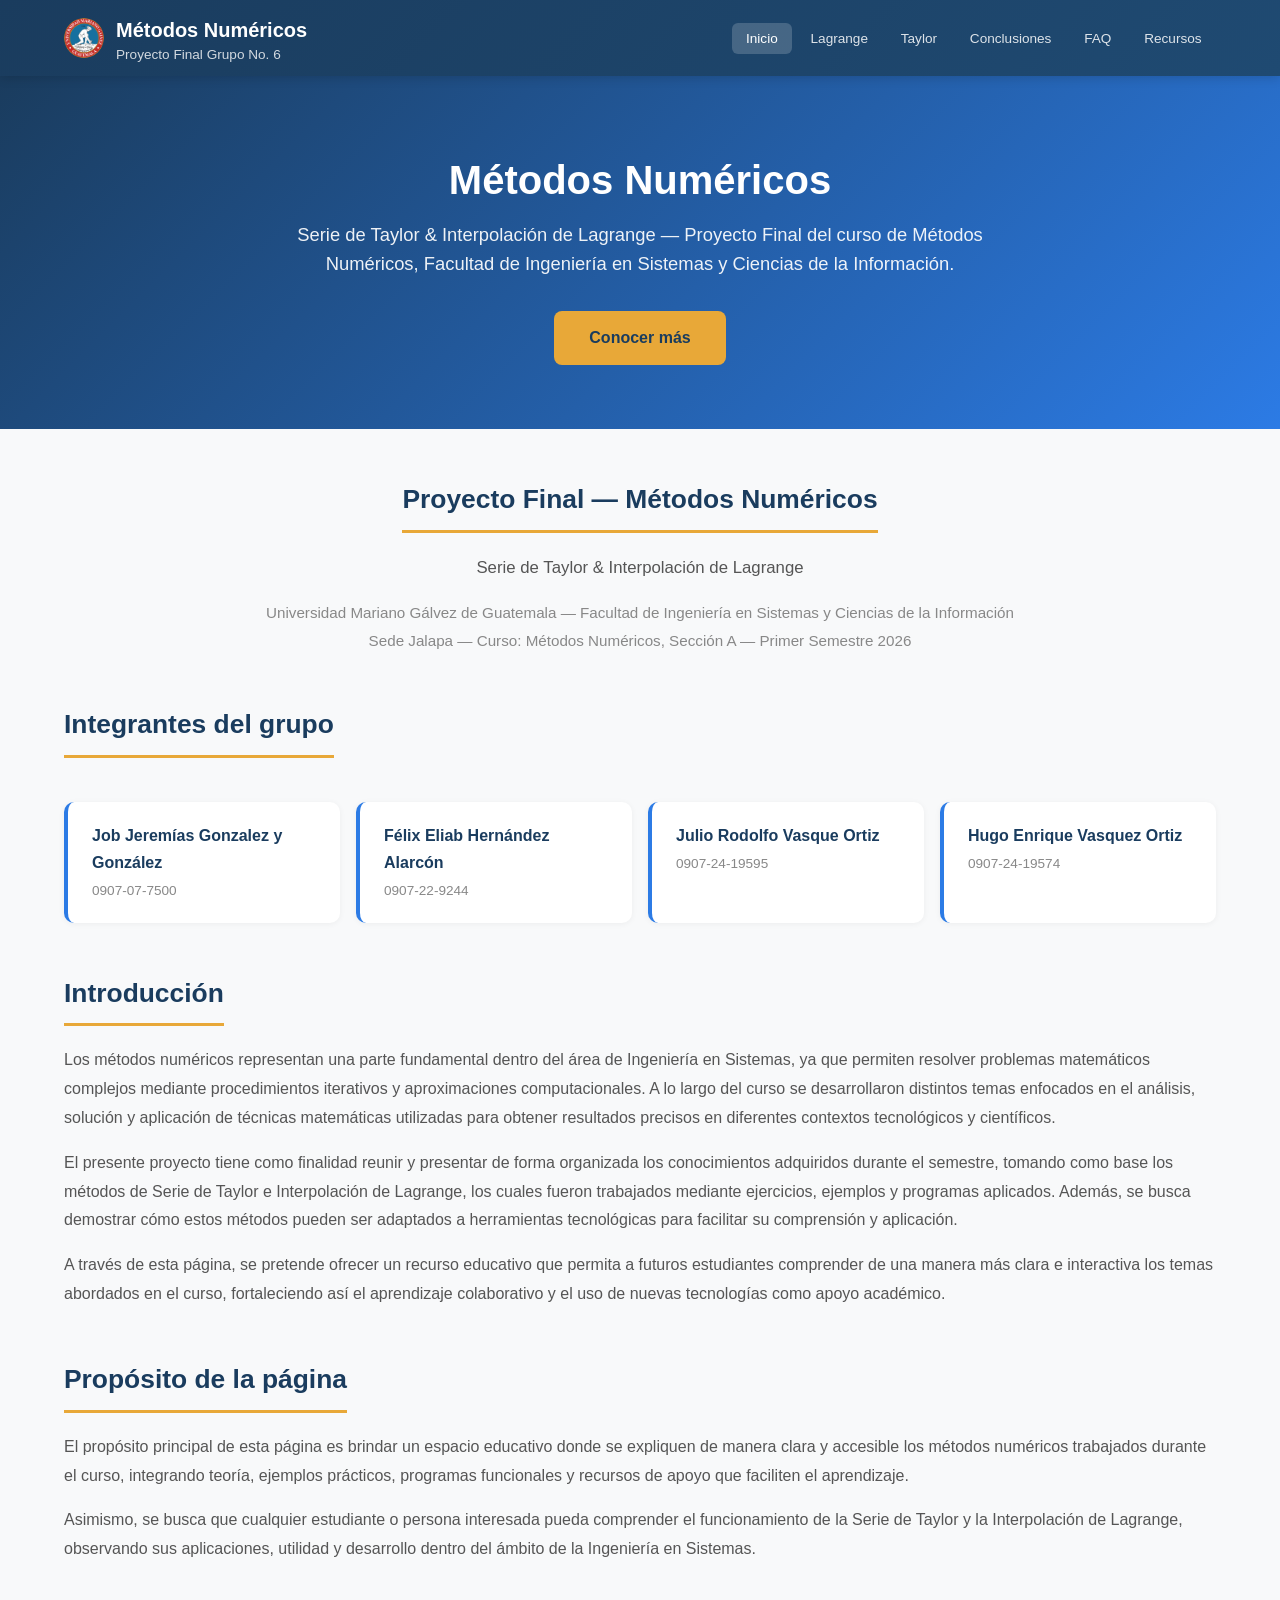
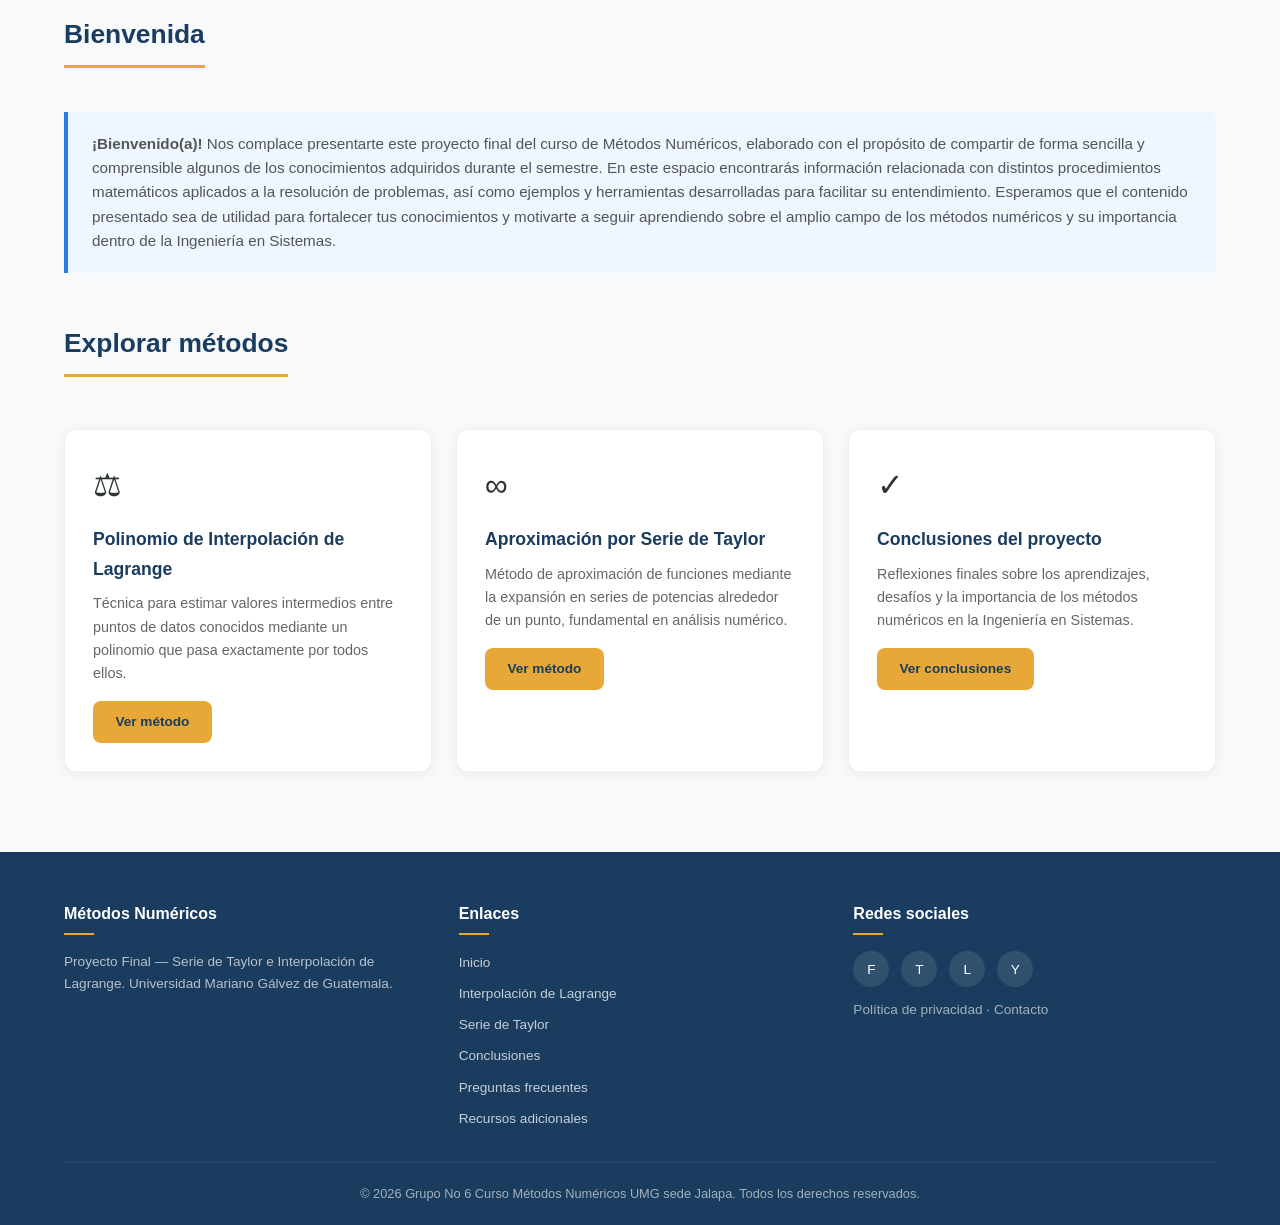
<file: index.html>
<!DOCTYPE html>
<html lang="es">
<head>
  <meta charset="UTF-8">
  <meta name="viewport" content="width=device-width, initial-scale=1.0">
  <meta name="description" content="Proyecto Final - Métodos Numéricos. Serie de Taylor e Interpolación de Lagrange. Universidad Mariano Gálvez de Guatemala.">
  <title>Métodos Numéricos - Proyecto Final Grupo No. 6</title>
  <link rel="stylesheet" href="assets/css/style.css">
</head>
<body>

  <!-- ======== HEADER ======== -->
  <header class="header">
    <div class="container">
      <a href="index.html" class="logo">
        <img src="assets/images/Umg.png" alt="Logo Universidad Mariano Gálvez">
        <div>
          Métodos Numéricos
          <span>Proyecto Final Grupo No. 6</span>
        </div>
      </a>
      <button class="hamburger" aria-expanded="false" aria-label="Menú de navegación">
        <span></span>
        <span></span>
        <span></span>
      </button>
      <nav class="nav">
        <ul class="nav__list">
          <li><a href="index.html" class="nav__link">Inicio</a></li>
          <li><a href="polinomio-de-interpolacion-lagrange.html" class="nav__link">Lagrange</a></li>
          <li><a href="aproximacion-taylor.html" class="nav__link">Taylor</a></li>
          <li><a href="conclusiones.html" class="nav__link">Conclusiones</a></li>
          <li><a href="preguntas-frecuentes.html" class="nav__link">FAQ</a></li>
          <li><a href="recursos-adicionales.html" class="nav__link">Recursos</a></li>
        </ul>
      </nav>
    </div>
  </header>

  <!-- ======== HERO ======== -->
  <section class="hero">
    <div class="container">
      <h1 class="hero__title">Métodos Numéricos</h1>
      <p class="hero__subtitle">
        Serie de Taylor &amp; Interpolación de Lagrange &mdash; Proyecto Final del curso de Métodos Numéricos,
        Facultad de Ingeniería en Sistemas y Ciencias de la Información.
      </p>
      <a href="#introduccion" class="hero__cta">Conocer más</a>
    </div>
  </section>

  <!-- ======== MAIN ======== -->
  <main class="main">
    <div class="container">

      <!-- 1. Nombre del proyecto -->
      <section class="section text-center">
        <h2 class="section__title">Proyecto Final &mdash; Métodos Numéricos</h2>
        <p class="section__text" style="font-size:1.05rem;color:#555;max-width:800px;margin:0 auto;">
          Serie de Taylor &amp; Interpolación de Lagrange
        </p>
        <p class="section__text" style="font-size:0.95rem;color:#888;margin-top:1rem;">
          Universidad Mariano G&aacute;lvez de Guatemala &mdash; Facultad de Ingenier&iacute;a en Sistemas
          y Ciencias de la Informaci&oacute;n<br>
          Sede Jalapa &mdash; Curso: M&eacute;todos Num&eacute;ricos, Secci&oacute;n A &mdash;
          Primer Semestre 2026
        </p>
      </section>

      <!-- 2. Integrantes del grupo -->
      <section class="section">
        <h2 class="section__title">Integrantes del grupo</h2>
        <div class="team-list">
          <div class="team-member">
            <p class="team-member__name">Job Jeremías Gonzalez y González</p>
            <p class="team-member__id">0907-07-7500</p>
          </div>
          <div class="team-member">
            <p class="team-member__name">Félix Eliab Hernández Alarcón</p>
            <p class="team-member__id">0907-22-9244</p>
          </div>
          <div class="team-member">
            <p class="team-member__name">Julio Rodolfo Vasque Ortiz</p>
            <p class="team-member__id">0907-24-19595</p>
          </div>
          <div class="team-member">
            <p class="team-member__name">Hugo Enrique Vasquez Ortiz</p>
            <p class="team-member__id">0907-24-19574</p>
          </div>
     <!--     <div class="team-member">
            <p class="team-member__name">Luis Enrique Portillo Orellana</p>
            <p class="team-member__id">0907-22-15191</p>
          </div>-->
        </div>
      </section>

      <!-- 3. Introducción -->
      <section id="introduccion" class="section">
        <h2 class="section__title">Introducción</h2>
        <p class="section__text">
          Los métodos numéricos representan una parte fundamental dentro del área de Ingeniería en Sistemas,
          ya que permiten resolver problemas matemáticos complejos mediante procedimientos iterativos y
          aproximaciones computacionales. A lo largo del curso se desarrollaron distintos temas enfocados
          en el análisis, solución y aplicación de técnicas matemáticas utilizadas para obtener resultados
          precisos en diferentes contextos tecnológicos y científicos.
        </p>
        <p class="section__text">
          El presente proyecto tiene como finalidad reunir y presentar de forma organizada los conocimientos
          adquiridos durante el semestre, tomando como base los métodos de Serie de Taylor e Interpolación
          de Lagrange, los cuales fueron trabajados mediante ejercicios, ejemplos y programas aplicados.
          Además, se busca demostrar cómo estos métodos pueden ser adaptados a herramientas tecnológicas
          para facilitar su comprensión y aplicación.
        </p>
        <p class="section__text">
          A través de esta página, se pretende ofrecer un recurso educativo que permita a futuros estudiantes
          comprender de una manera más clara e interactiva los temas abordados en el curso, fortaleciendo
          así el aprendizaje colaborativo y el uso de nuevas tecnologías como apoyo académico.
        </p>
      </section>

      <!-- 4. Propósito de la página -->
      <section class="section">
        <h2 class="section__title">Propósito de la página</h2>
        <p class="section__text">
          El propósito principal de esta página es brindar un espacio educativo donde se expliquen de manera
          clara y accesible los métodos numéricos trabajados durante el curso, integrando teoría, ejemplos
          prácticos, programas funcionales y recursos de apoyo que faciliten el aprendizaje.
        </p>
        <p class="section__text">
          Asimismo, se busca que cualquier estudiante o persona interesada pueda comprender el funcionamiento
          de la Serie de Taylor y la Interpolación de Lagrange, observando sus aplicaciones, utilidad y
          desarrollo dentro del ámbito de la Ingeniería en Sistemas.
        </p>
      </section>

      <!-- 5. Mensaje de bienvenida -->
      <section class="section">
        <h2 class="section__title">Bienvenida</h2>
        <div class="info-box">
          <p class="info-box__text">
            <strong>&iexcl;Bienvenido(a)!</strong> Nos complace presentarte este proyecto final del curso de
            Métodos Numéricos, elaborado con el propósito de compartir de forma sencilla y comprensible
            algunos de los conocimientos adquiridos durante el semestre. En este espacio encontrarás
            información relacionada con distintos procedimientos matemáticos aplicados a la resolución
            de problemas, así como ejemplos y herramientas desarrolladas para facilitar su entendimiento.
            Esperamos que el contenido presentado sea de utilidad para fortalecer tus conocimientos y
            motivarte a seguir aprendiendo sobre el amplio campo de los métodos numéricos y su importancia
            dentro de la Ingeniería en Sistemas.
          </p>
        </div>
      </section>

      <!-- Explorar métodos -->
      <section class="section">
        <h2 class="section__title">Explorar métodos</h2>
        <div class="cards-grid">
          <div class="card">
            <div class="card__icon">&#9878;</div>
            <h3 class="card__title">Polinomio de Interpolación de Lagrange</h3>
            <p class="card__text">
              Técnica para estimar valores intermedios entre puntos de datos conocidos mediante un polinomio
              que pasa exactamente por todos ellos.
            </p>
            <a href="polinomio-de-interpolacion-lagrange.html" class="hero__cta" style="margin-top:1rem;display:inline-block;padding:0.6rem 1.4rem;font-size:0.85rem;">Ver método</a>
          </div>
          <div class="card">
            <div class="card__icon">&#8734;</div>
            <h3 class="card__title">Aproximación por Serie de Taylor</h3>
            <p class="card__text">
              Método de aproximación de funciones mediante la expansión en series de potencias alrededor
              de un punto, fundamental en análisis numérico.
            </p>
            <a href="aproximacion-taylor.html" class="hero__cta" style="margin-top:1rem;display:inline-block;padding:0.6rem 1.4rem;font-size:0.85rem;">Ver método</a>
          </div>
          <div class="card">
            <div class="card__icon">&#10003;</div>
            <h3 class="card__title">Conclusiones del proyecto</h3>
            <p class="card__text">
              Reflexiones finales sobre los aprendizajes, desafíos y la importancia de los métodos numéricos
              en la Ingeniería en Sistemas.
            </p>
            <a href="conclusiones.html" class="hero__cta" style="margin-top:1rem;display:inline-block;padding:0.6rem 1.4rem;font-size:0.85rem;">Ver conclusiones</a>
          </div>
        </div>
      </section>

    </div>
  </main>

  <!-- ======== FOOTER ======== -->
  <footer class="footer">
    <div class="container">
      <div class="footer__grid">
        <div>
          <h4 class="footer__heading">Métodos Numéricos</h4>
          <p class="footer__text">
            Proyecto Final &mdash; Serie de Taylor e Interpolación de Lagrange.
            Universidad Mariano Gálvez de Guatemala.
          </p>
        </div>
        <div>
          <h4 class="footer__heading">Enlaces</h4>
          <div class="footer__links">
            <a href="index.html" class="footer__link">Inicio</a>
            <a href="polinomio-de-interpolacion-lagrange.html" class="footer__link">Interpolación de Lagrange</a>
            <a href="aproximacion-taylor.html" class="footer__link">Serie de Taylor</a>
            <a href="conclusiones.html" class="footer__link">Conclusiones</a>
            <a href="preguntas-frecuentes.html" class="footer__link">Preguntas frecuentes</a>
            <a href="recursos-adicionales.html" class="footer__link">Recursos adicionales</a>
          </div>
        </div>
        <div>
          <h4 class="footer__heading">Redes sociales</h4>
          <div class="footer__social">
            <a href="#" class="footer__social-link" aria-label="Facebook">F</a>
            <a href="#" class="footer__social-link" aria-label="Twitter">T</a>
            <a href="#" class="footer__social-link" aria-label="LinkedIn">L</a>
            <a href="#" class="footer__social-link" aria-label="YouTube">Y</a>
          </div>
          <p class="footer__text" style="margin-top:0.75rem;">
            <a href="#" class="footer__link">Política de privacidad</a> &middot;
            <a href="#" class="footer__link">Contacto</a>
          </p>
        </div>
      </div>
      <div class="footer__bottom">
        &copy; <span id="current-year">2026</span> Grupo No 6 Curso Métodos Numéricos UMG sede Jalapa. Todos los derechos reservados.
      </div>
    </div>
  </footer>

  <script src="assets/js/main.js"></script>
</body>
</html>
</file>
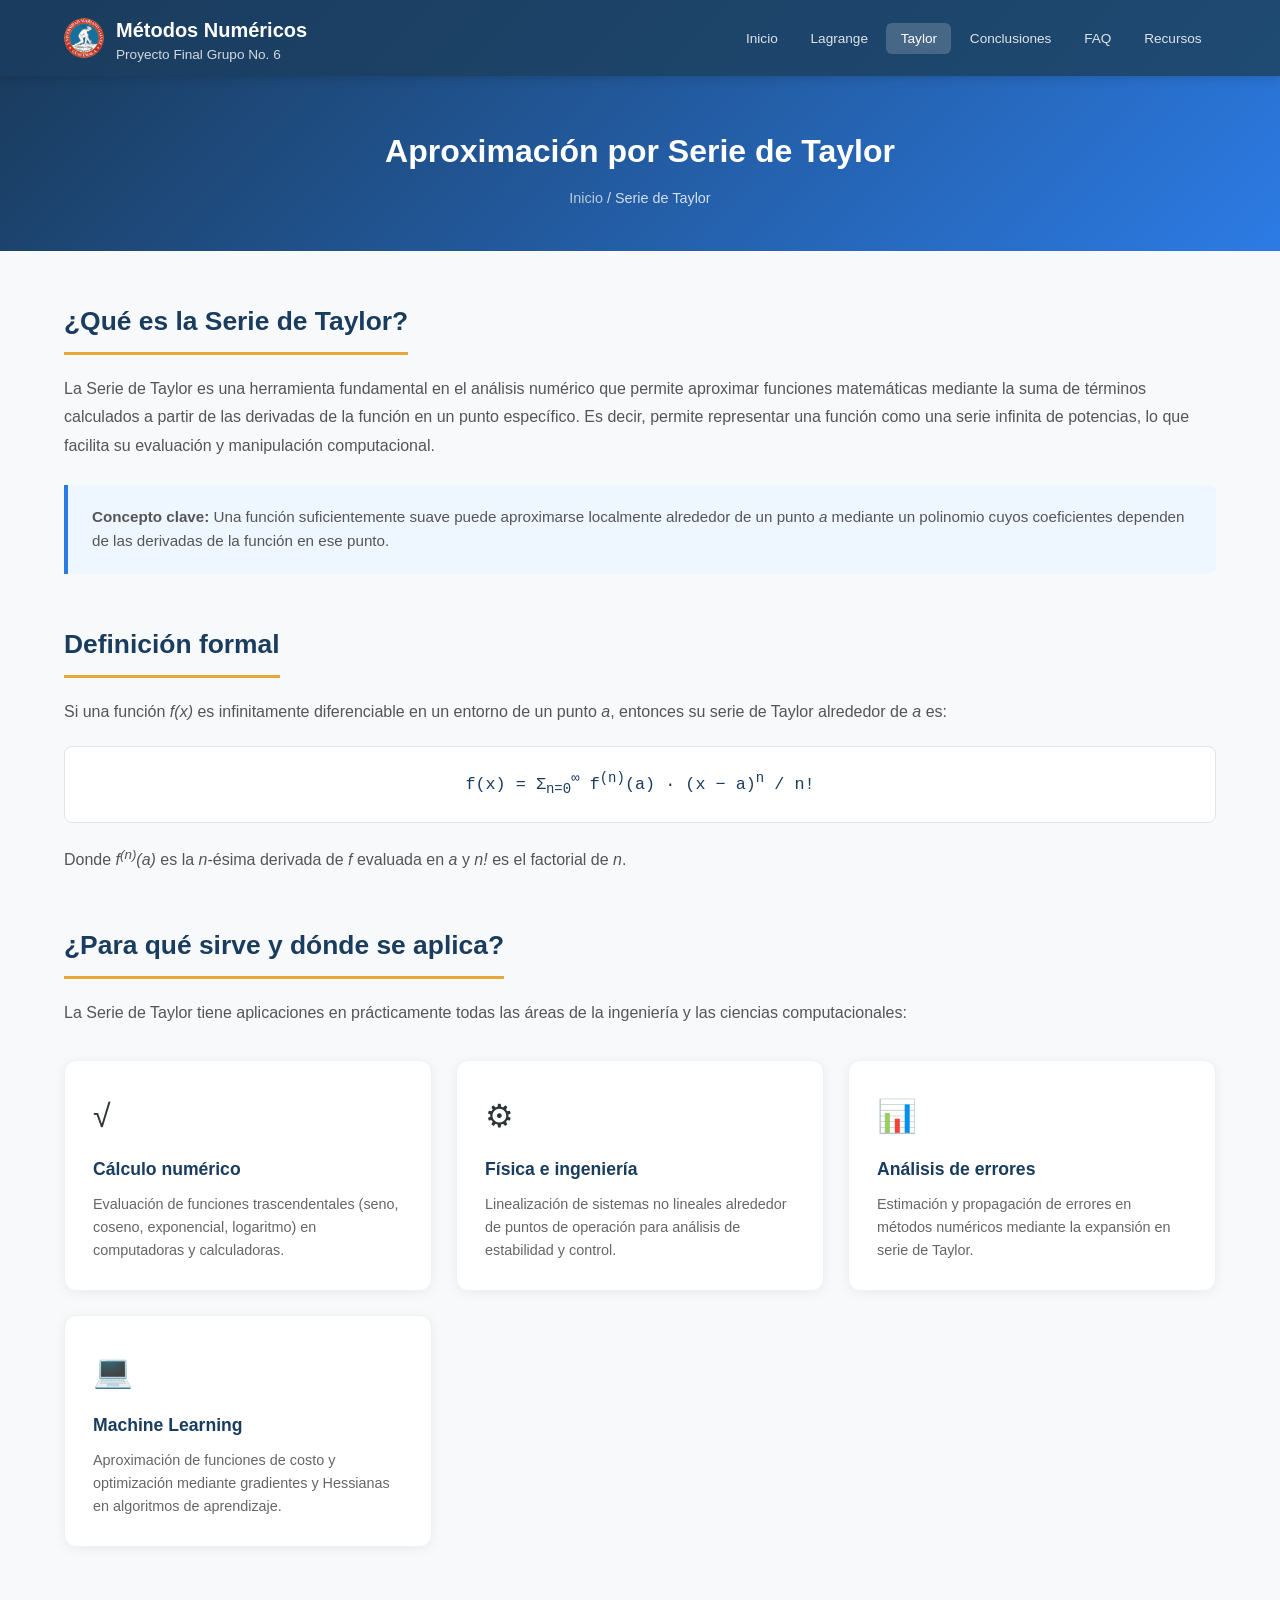
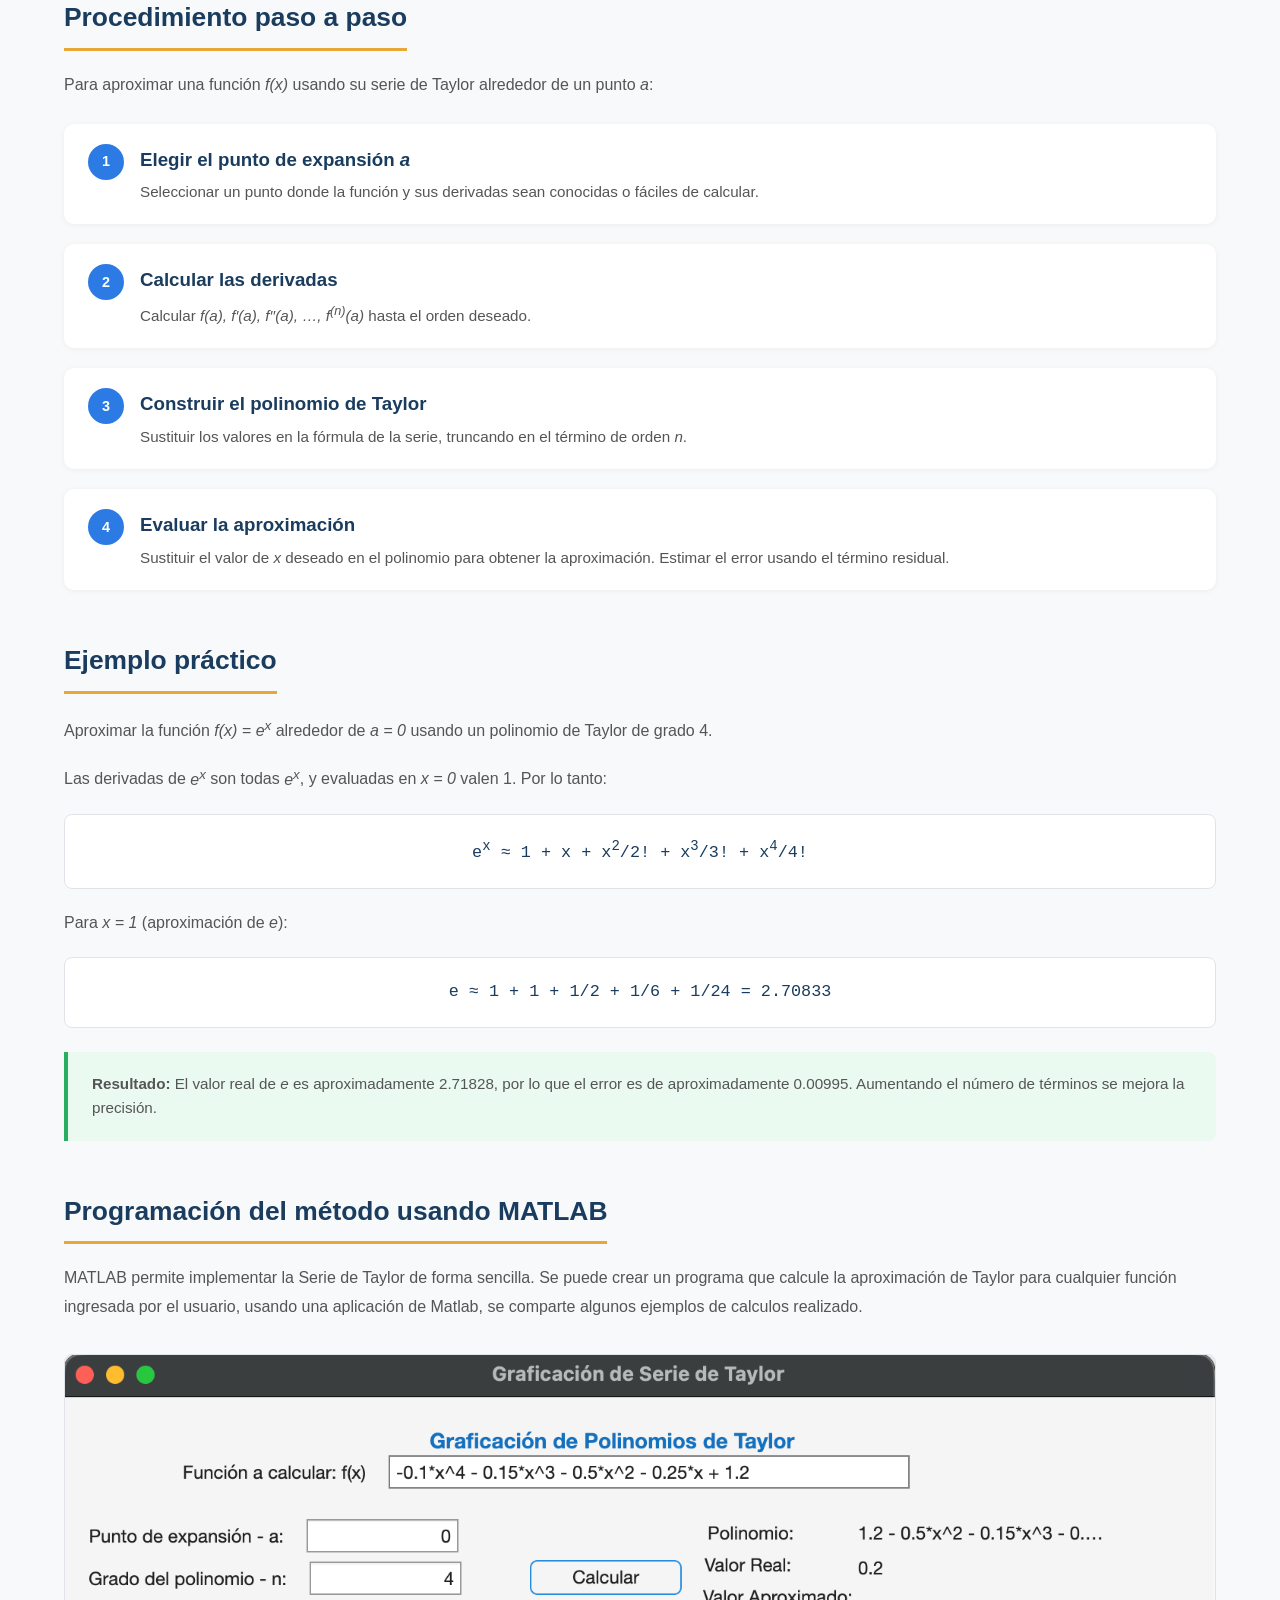
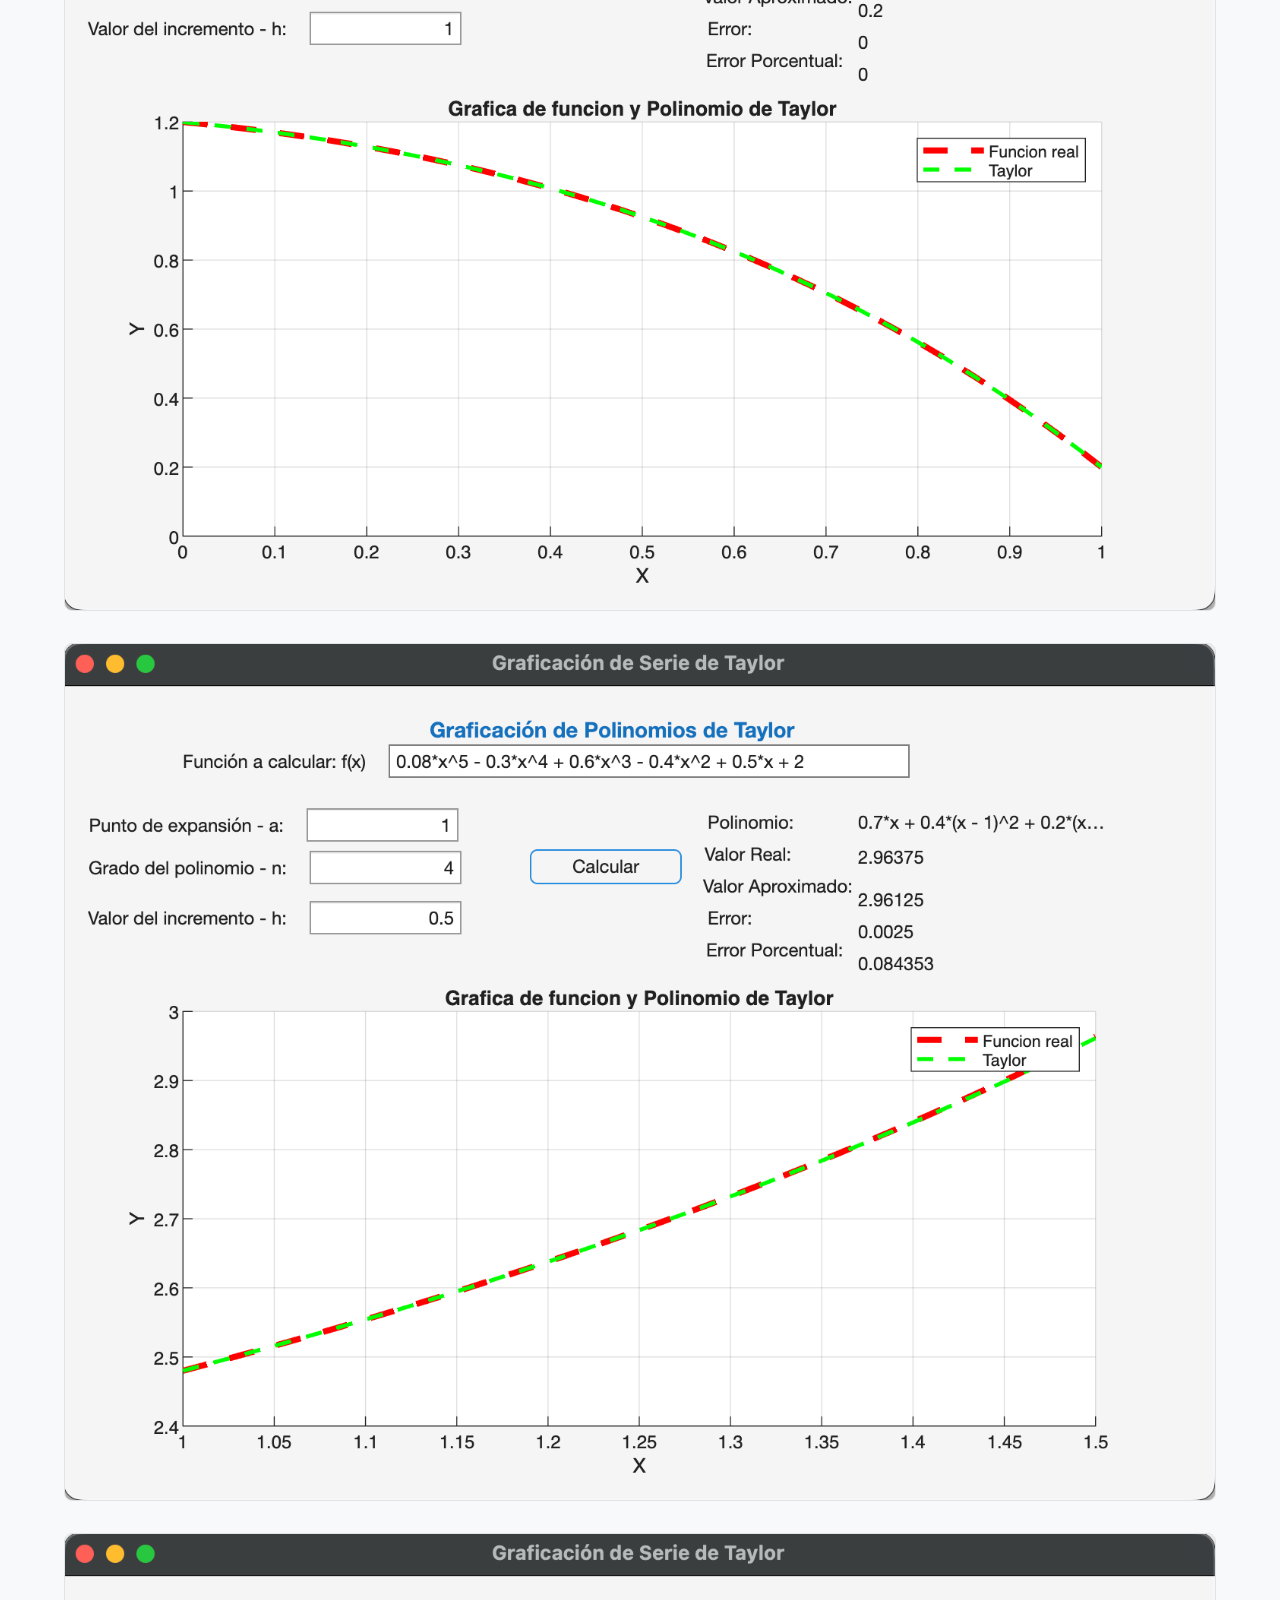
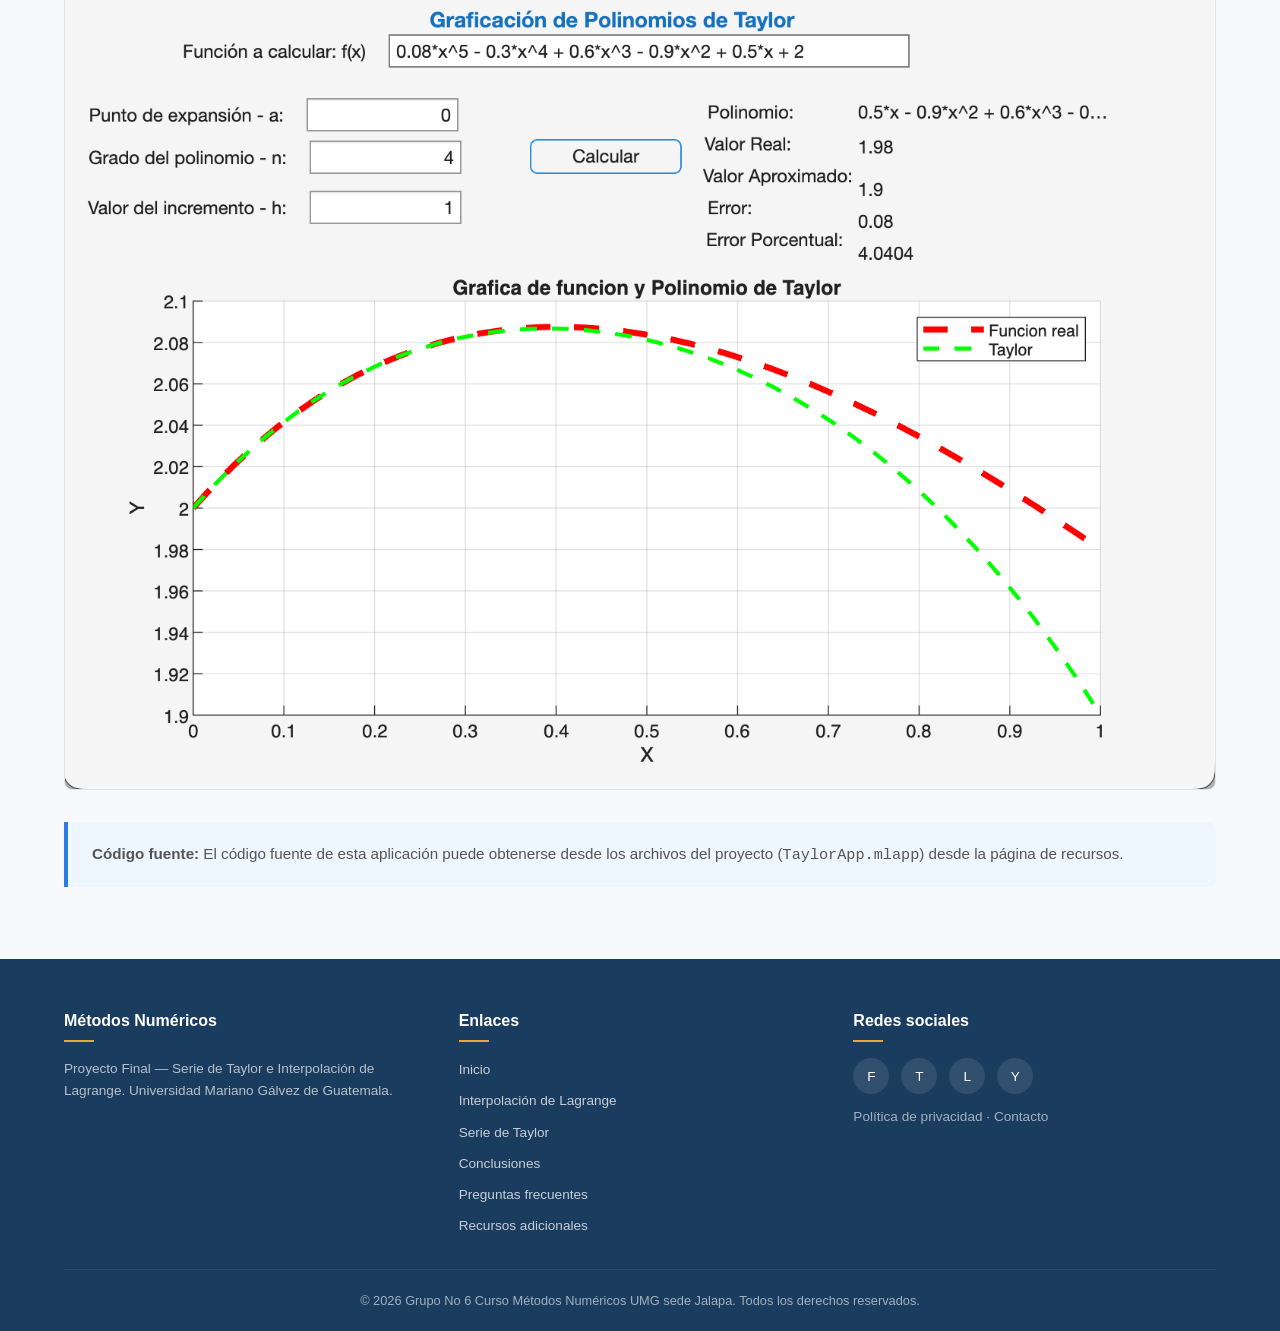
<file: aproximacion-taylor.html>
<!DOCTYPE html>
<html lang="es">
<head>
  <meta charset="UTF-8">
  <meta name="viewport" content="width=device-width, initial-scale=1.0">
  <meta name="description" content="Aproximación por Serie de Taylor - Explicación del método, procedimiento y aplicaciones en métodos numéricos.">
  <title>Aproximación por Serie de Taylor | Métodos Numéricos</title>
  <link rel="stylesheet" href="assets/css/style.css">
</head>
<body>

  <!-- ======== HEADER ======== -->
  <header class="header">
    <div class="container">
      <a href="index.html" class="logo">
        <img src="assets/images/Umg.png" alt="Logo Universidad Mariano Gálvez">
        <div>
          Métodos Numéricos
          <span>Proyecto Final Grupo No. 6</span>
        </div>
      </a>
      <button class="hamburger" aria-expanded="false" aria-label="Menú de navegación">
        <span></span>
        <span></span>
        <span></span>
      </button>
      <nav class="nav">
        <ul class="nav__list">
          <li><a href="index.html" class="nav__link">Inicio</a></li>
          <li><a href="polinomio-de-interpolacion-lagrange.html" class="nav__link">Lagrange</a></li>
          <li><a href="aproximacion-taylor.html" class="nav__link">Taylor</a></li>
          <li><a href="conclusiones.html" class="nav__link">Conclusiones</a></li>
          <li><a href="preguntas-frecuentes.html" class="nav__link">FAQ</a></li>
          <li><a href="recursos-adicionales.html" class="nav__link">Recursos</a></li>
        </ul>
      </nav>
    </div>
  </header>

  <!-- ======== PAGE BANNER ======== -->
  <section class="page-banner">
    <div class="container">
      <h1 class="page-banner__title">Aproximación por Serie de Taylor</h1>
      <p class="page-banner__breadcrumb"><a href="index.html">Inicio</a> / Serie de Taylor</p>
    </div>
  </section>

  <!-- ======== MAIN ======== -->
  <main class="main">
    <div class="container">

      <!-- Introducción -->
      <section class="section">
        <h2 class="section__title">¿Qué es la Serie de Taylor?</h2>
        <p class="section__text">
          La Serie de Taylor es una herramienta fundamental en el análisis numérico que permite aproximar
          funciones matemáticas mediante la suma de términos calculados a partir de las derivadas de la
          función en un punto específico. Es decir, permite representar una función como una serie infinita
          de potencias, lo que facilita su evaluación y manipulación computacional.
        </p>
        <div class="info-box">
          <p class="info-box__text">
            <strong>Concepto clave:</strong> Una función suficientemente suave puede aproximarse localmente
            alrededor de un punto <em>a</em> mediante un polinomio cuyos coeficientes dependen de las
            derivadas de la función en ese punto.
          </p>
        </div>
      </section>

      <!-- Definición formal -->
      <section class="section">
        <h2 class="section__title">Definición formal</h2>
        <p class="section__text">
          Si una función <em>f(x)</em> es infinitamente diferenciable en un entorno de un punto <em>a</em>,
          entonces su serie de Taylor alrededor de <em>a</em> es:
        </p>
        <div class="formula">
          f(x) = &Sigma;<sub>n=0</sub><sup>&infin;</sup> f<sup>(n)</sup>(a) &middot; (x &minus; a)<sup>n</sup> / n!
        </div>
        <p class="section__text">
          Donde <em>f<sup>(n)</sup>(a)</em> es la <em>n</em>-ésima derivada de <em>f</em> evaluada en
          <em>a</em> y <em>n!</em> es el factorial de <em>n</em>.
        </p>
      </section>

      <!-- Aplicaciones -->
      <section class="section">
        <h2 class="section__title">¿Para qué sirve y dónde se aplica?</h2>
        <p class="section__text">
          La Serie de Taylor tiene aplicaciones en prácticamente todas las áreas de la ingeniería y las
          ciencias computacionales:
        </p>
        <div class="cards-grid">
          <div class="card">
            <div class="card__icon">&#8730;</div>
            <h3 class="card__title">Cálculo numérico</h3>
            <p class="card__text">
              Evaluación de funciones trascendentales (seno, coseno, exponencial, logaritmo) en
              computadoras y calculadoras.
            </p>
          </div>
          <div class="card">
            <div class="card__icon">&#9881;</div>
            <h3 class="card__title">Física e ingeniería</h3>
            <p class="card__text">
              Linealización de sistemas no lineales alrededor de puntos de operación para análisis
              de estabilidad y control.
            </p>
          </div>
          <div class="card">
            <div class="card__icon">&#128202;</div>
            <h3 class="card__title">Análisis de errores</h3>
            <p class="card__text">
              Estimación y propagación de errores en métodos numéricos mediante la expansión en
              serie de Taylor.
            </p>
          </div>
          <div class="card">
            <div class="card__icon">&#128187;</div>
            <h3 class="card__title">Machine Learning</h3>
            <p class="card__text">
              Aproximación de funciones de costo y optimización mediante gradientes y Hessianas
              en algoritmos de aprendizaje.
            </p>
          </div>
        </div>
      </section>

      <!-- Procedimiento -->
      <section class="section">
        <h2 class="section__title">Procedimiento paso a paso</h2>
        <p class="section__text">
          Para aproximar una función <em>f(x)</em> usando su serie de Taylor alrededor de un punto <em>a</em>:
        </p>
        <div class="steps">
          <div class="step">
            <span class="step__number">1</span>
            <div class="step__content">
              <h3 class="step__title">Elegir el punto de expansión <em>a</em></h3>
              <p class="step__text">
                Seleccionar un punto donde la función y sus derivadas sean conocidas o fáciles de calcular.
              </p>
            </div>
          </div>
          <div class="step">
            <span class="step__number">2</span>
            <div class="step__content">
              <h3 class="step__title">Calcular las derivadas</h3>
              <p class="step__text">
                Calcular <em>f(a), f&prime;(a), f&prime;&prime;(a), &hellip;, f<sup>(n)</sup>(a)</em>
                hasta el orden deseado.
              </p>
            </div>
          </div>
          <div class="step">
            <span class="step__number">3</span>
            <div class="step__content">
              <h3 class="step__title">Construir el polinomio de Taylor</h3>
              <p class="step__text">
                Sustituir los valores en la fórmula de la serie, truncando en el término de orden <em>n</em>.
              </p>
            </div>
          </div>
          <div class="step">
            <span class="step__number">4</span>
            <div class="step__content">
              <h3 class="step__title">Evaluar la aproximación</h3>
              <p class="step__text">
                Sustituir el valor de <em>x</em> deseado en el polinomio para obtener la aproximación.
                Estimar el error usando el término residual.
              </p>
            </div>
          </div>
        </div>
      </section>

      <!-- Ejemplo práctico -->
      <section class="section">
        <h2 class="section__title">Ejemplo práctico</h2>
        <p class="section__text">
          Aproximar la función <em>f(x) = e<sup>x</sup></em> alrededor de <em>a = 0</em> usando un
          polinomio de Taylor de grado 4.
        </p>
        <p class="section__text">
          Las derivadas de <em>e<sup>x</sup></em> son todas <em>e<sup>x</sup></em>, y evaluadas en
          <em>x = 0</em> valen 1. Por lo tanto:
        </p>
        <div class="formula">
          e<sup>x</sup> &asymp; 1 + x + x<sup>2</sup>/2! + x<sup>3</sup>/3! + x<sup>4</sup>/4!
        </div>
        <p class="section__text">
          Para <em>x = 1</em> (aproximación de <em>e</em>):
        </p>
        <div class="formula">
          e &asymp; 1 + 1 + 1/2 + 1/6 + 1/24 = 2.70833
        </div>
        <div class="info-box info-box--success">
          <p class="info-box__text">
            <strong>Resultado:</strong> El valor real de <em>e</em> es aproximadamente 2.71828, por lo que
            el error es de aproximadamente 0.00995. Aumentando el número de términos se mejora la precisión.
          </p>
        </div>
      </section>

      <!-- Programación en MATLAB -->
      <section class="section">
        <h2 class="section__title">Programación del método usando MATLAB</h2>
        <p class="section__text">
          MATLAB permite implementar la Serie de Taylor de forma sencilla. Se puede crear un programa que
          calcule la aproximación de Taylor para cualquier función ingresada por el usuario, usando una aplicación de Matlab,
          se comparte algunos ejemplos de calculos realizado.
        </p>
        <img src="assets/images/serieTaylor.png" alt="Captura de pantalla del programa MATLAB para la Serie de Taylor" class="mt-2" style="border-radius:8px;border:1px solid #e0e4e8;">
        <img src="assets/images/serieTaylor2.png" alt="Captura de pantalla del programa MATLAB para la Serie de Taylor" class="mt-2" style="border-radius:8px;border:1px solid #e0e4e8;">
        <img src="assets/images/serieTaylor3.png" alt="Captura de pantalla del programa MATLAB para la Serie de Taylor" class="mt-2" style="border-radius:8px;border:1px solid #e0e4e8;">
        <div class="info-box mt-2">
          <p class="info-box__text">
            <strong>Código fuente:</strong> El código fuente de esta aplicación puede obtenerse desde los archivos
            del proyecto (<code>TaylorApp.mlapp</code>) desde la página de recursos.
          </p>
        </div>
      </section>

    </div>
  </main>

  <!-- ======== FOOTER ======== -->
  <footer class="footer">
    <div class="container">
      <div class="footer__grid">
        <div>
          <h4 class="footer__heading">Métodos Numéricos</h4>
          <p class="footer__text">
            Proyecto Final &mdash; Serie de Taylor e Interpolación de Lagrange.
            Universidad Mariano Gálvez de Guatemala.
          </p>
        </div>
        <div>
          <h4 class="footer__heading">Enlaces</h4>
          <div class="footer__links">
            <a href="index.html" class="footer__link">Inicio</a>
            <a href="polinomio-de-interpolacion-lagrange.html" class="footer__link">Interpolación de Lagrange</a>
            <a href="aproximacion-taylor.html" class="footer__link">Serie de Taylor</a>
            <a href="conclusiones.html" class="footer__link">Conclusiones</a>
            <a href="preguntas-frecuentes.html" class="footer__link">Preguntas frecuentes</a>
            <a href="recursos-adicionales.html" class="footer__link">Recursos adicionales</a>
          </div>
        </div>
        <div>
          <h4 class="footer__heading">Redes sociales</h4>
          <div class="footer__social">
            <a href="#" class="footer__social-link" aria-label="Facebook">F</a>
            <a href="#" class="footer__social-link" aria-label="Twitter">T</a>
            <a href="#" class="footer__social-link" aria-label="LinkedIn">L</a>
            <a href="#" class="footer__social-link" aria-label="YouTube">Y</a>
          </div>
          <p class="footer__text" style="margin-top:0.75rem;">
            <a href="#" class="footer__link">Política de privacidad</a> &middot;
            <a href="#" class="footer__link">Contacto</a>
          </p>
        </div>
      </div>
      <div class="footer__bottom">
        &copy; <span id="current-year">2026</span> Grupo No 6 Curso Métodos Numéricos UMG sede Jalapa. Todos los derechos reservados.
      </div>
    </div>
  </footer>

  <script src="assets/js/main.js"></script>
</body>
</html>
</file>
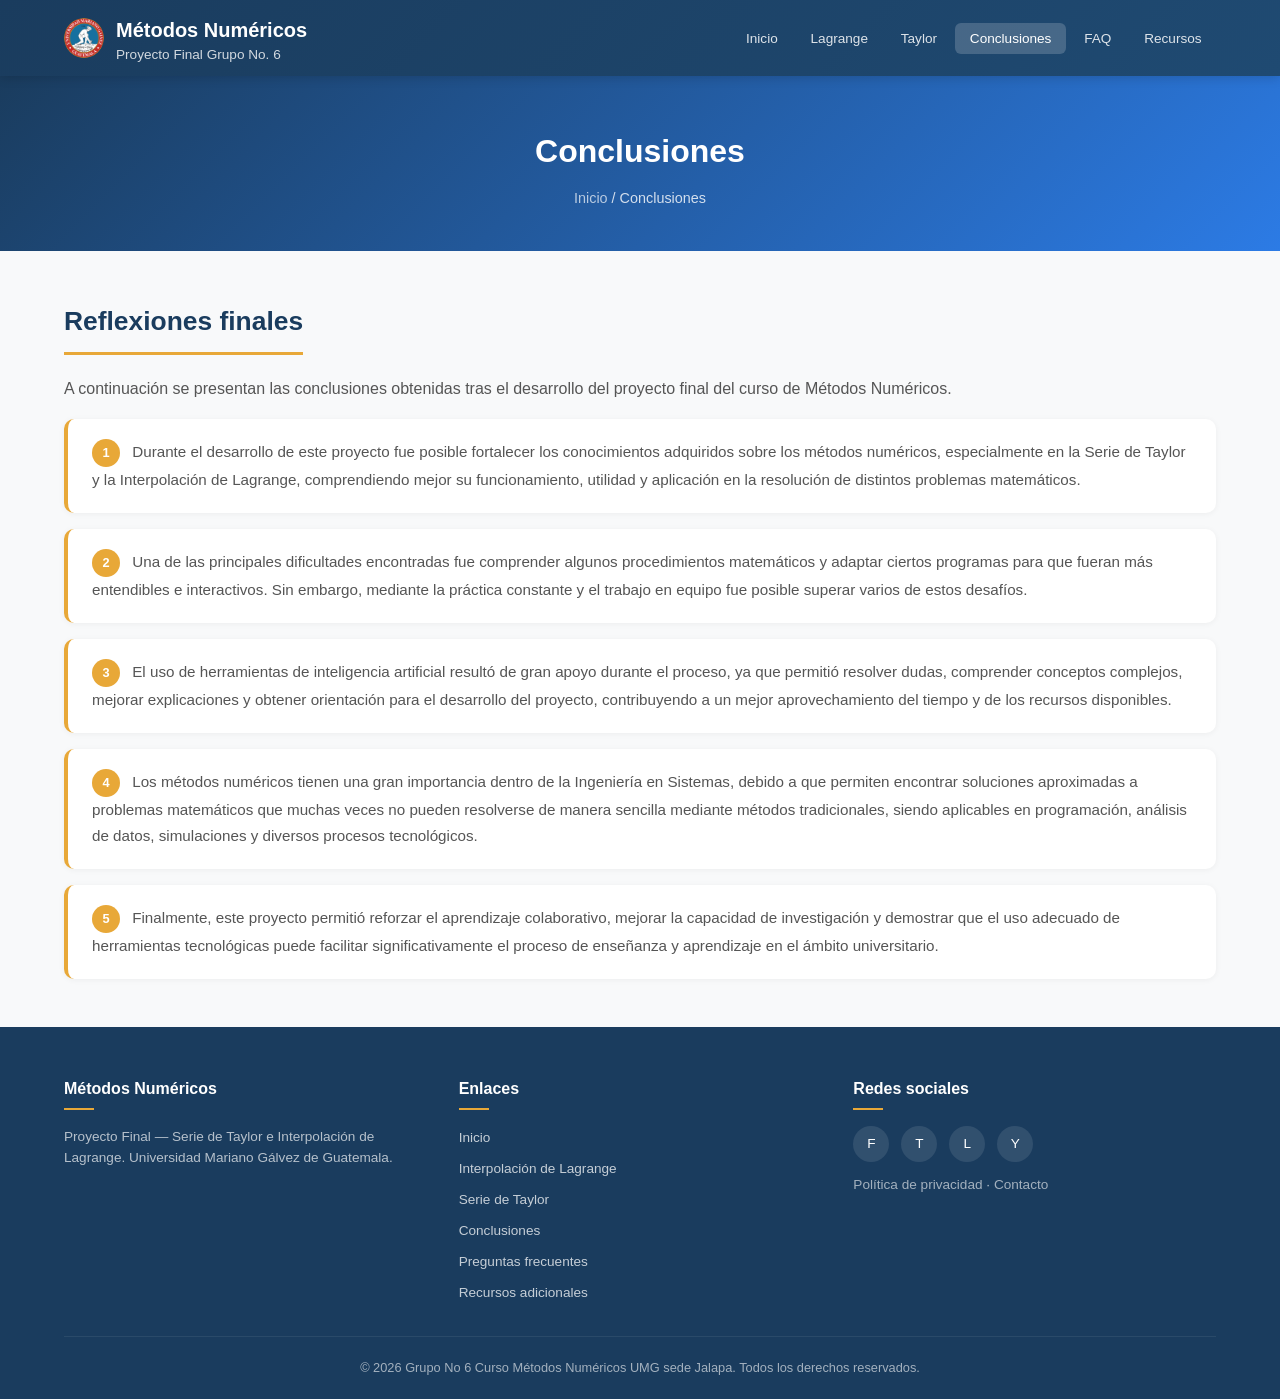
<file: conclusiones.html>
<!DOCTYPE html>
<html lang="es">
<head>
  <meta charset="UTF-8">
  <meta name="viewport" content="width=device-width, initial-scale=1.0">
  <meta name="description" content="Conclusiones del Proyecto Final de Métodos Numéricos - Aprendizajes y reflexiones.">
  <title>Conclusiones | Métodos Numéricos</title>
  <link rel="stylesheet" href="assets/css/style.css">
</head>
<body>

  <!-- ======== HEADER ======== -->
  <header class="header">
    <div class="container">
      <a href="index.html" class="logo">
        <img src="assets/images/Umg.png" alt="Logo Universidad Mariano Gálvez">
        <div>
          Métodos Numéricos
          <span>Proyecto Final Grupo No. 6</span>
        </div>
      </a>
      <button class="hamburger" aria-expanded="false" aria-label="Menú de navegación">
        <span></span>
        <span></span>
        <span></span>
      </button>
      <nav class="nav">
        <ul class="nav__list">
          <li><a href="index.html" class="nav__link">Inicio</a></li>
          <li><a href="polinomio-de-interpolacion-lagrange.html" class="nav__link">Lagrange</a></li>
          <li><a href="aproximacion-taylor.html" class="nav__link">Taylor</a></li>
          <li><a href="conclusiones.html" class="nav__link">Conclusiones</a></li>
          <li><a href="preguntas-frecuentes.html" class="nav__link">FAQ</a></li>
          <li><a href="recursos-adicionales.html" class="nav__link">Recursos</a></li>
        </ul>
      </nav>
    </div>
  </header>

  <!-- ======== PAGE BANNER ======== -->
  <section class="page-banner">
    <div class="container">
      <h1 class="page-banner__title">Conclusiones</h1>
      <p class="page-banner__breadcrumb"><a href="index.html">Inicio</a> / Conclusiones</p>
    </div>
  </section>

  <!-- ======== MAIN ======== -->
  <main class="main">
    <div class="container">

      <section class="section">
        <h2 class="section__title">Reflexiones finales</h2>
        <p class="section__text">
          A continuación se presentan las conclusiones obtenidas tras el desarrollo del proyecto final
          del curso de Métodos Numéricos.
        </p>

        <div class="conclusion-list">
          <div class="conclusion-item">
            <p class="conclusion-item__text">
              <span class="conclusion-item__number">1</span>
              Durante el desarrollo de este proyecto fue posible fortalecer los conocimientos adquiridos
              sobre los métodos numéricos, especialmente en la Serie de Taylor y la Interpolación de
              Lagrange, comprendiendo mejor su funcionamiento, utilidad y aplicación en la resolución
              de distintos problemas matemáticos.
            </p>
          </div>
          <div class="conclusion-item">
            <p class="conclusion-item__text">
              <span class="conclusion-item__number">2</span>
              Una de las principales dificultades encontradas fue comprender algunos procedimientos
              matemáticos y adaptar ciertos programas para que fueran más entendibles e interactivos.
              Sin embargo, mediante la práctica constante y el trabajo en equipo fue posible superar
              varios de estos desafíos.
            </p>
          </div>
          <div class="conclusion-item">
            <p class="conclusion-item__text">
              <span class="conclusion-item__number">3</span>
              El uso de herramientas de inteligencia artificial resultó de gran apoyo durante el proceso,
              ya que permitió resolver dudas, comprender conceptos complejos, mejorar explicaciones y
              obtener orientación para el desarrollo del proyecto, contribuyendo a un mejor
              aprovechamiento del tiempo y de los recursos disponibles.
            </p>
          </div>
          <div class="conclusion-item">
            <p class="conclusion-item__text">
              <span class="conclusion-item__number">4</span>
              Los métodos numéricos tienen una gran importancia dentro de la Ingeniería en Sistemas,
              debido a que permiten encontrar soluciones aproximadas a problemas matemáticos que muchas
              veces no pueden resolverse de manera sencilla mediante métodos tradicionales, siendo
              aplicables en programación, análisis de datos, simulaciones y diversos procesos
              tecnológicos.
            </p>
          </div>
          <div class="conclusion-item">
            <p class="conclusion-item__text">
              <span class="conclusion-item__number">5</span>
              Finalmente, este proyecto permitió reforzar el aprendizaje colaborativo, mejorar la
              capacidad de investigación y demostrar que el uso adecuado de herramientas tecnológicas
              puede facilitar significativamente el proceso de enseñanza y aprendizaje en el ámbito
              universitario.
            </p>
          </div>
        </div>
      </section>

    </div>
  </main>

  <!-- ======== FOOTER ======== -->
  <footer class="footer">
    <div class="container">
      <div class="footer__grid">
        <div>
          <h4 class="footer__heading">Métodos Numéricos</h4>
          <p class="footer__text">
            Proyecto Final &mdash; Serie de Taylor e Interpolación de Lagrange.
            Universidad Mariano Gálvez de Guatemala.
          </p>
        </div>
        <div>
          <h4 class="footer__heading">Enlaces</h4>
          <div class="footer__links">
            <a href="index.html" class="footer__link">Inicio</a>
            <a href="polinomio-de-interpolacion-lagrange.html" class="footer__link">Interpolación de Lagrange</a>
            <a href="aproximacion-taylor.html" class="footer__link">Serie de Taylor</a>
            <a href="conclusiones.html" class="footer__link">Conclusiones</a>
            <a href="preguntas-frecuentes.html" class="footer__link">Preguntas frecuentes</a>
            <a href="recursos-adicionales.html" class="footer__link">Recursos adicionales</a>
          </div>
        </div>
        <div>
          <h4 class="footer__heading">Redes sociales</h4>
          <div class="footer__social">
            <a href="#" class="footer__social-link" aria-label="Facebook">F</a>
            <a href="#" class="footer__social-link" aria-label="Twitter">T</a>
            <a href="#" class="footer__social-link" aria-label="LinkedIn">L</a>
            <a href="#" class="footer__social-link" aria-label="YouTube">Y</a>
          </div>
          <p class="footer__text" style="margin-top:0.75rem;">
            <a href="#" class="footer__link">Política de privacidad</a> &middot;
            <a href="#" class="footer__link">Contacto</a>
          </p>
        </div>
      </div>
      <div class="footer__bottom">
        &copy; <span id="current-year">2026</span> Grupo No 6 Curso Métodos Numéricos UMG sede Jalapa. Todos los derechos reservados.
      </div>
    </div>
  </footer>

  <script src="assets/js/main.js"></script>
</body>
</html>
</file>
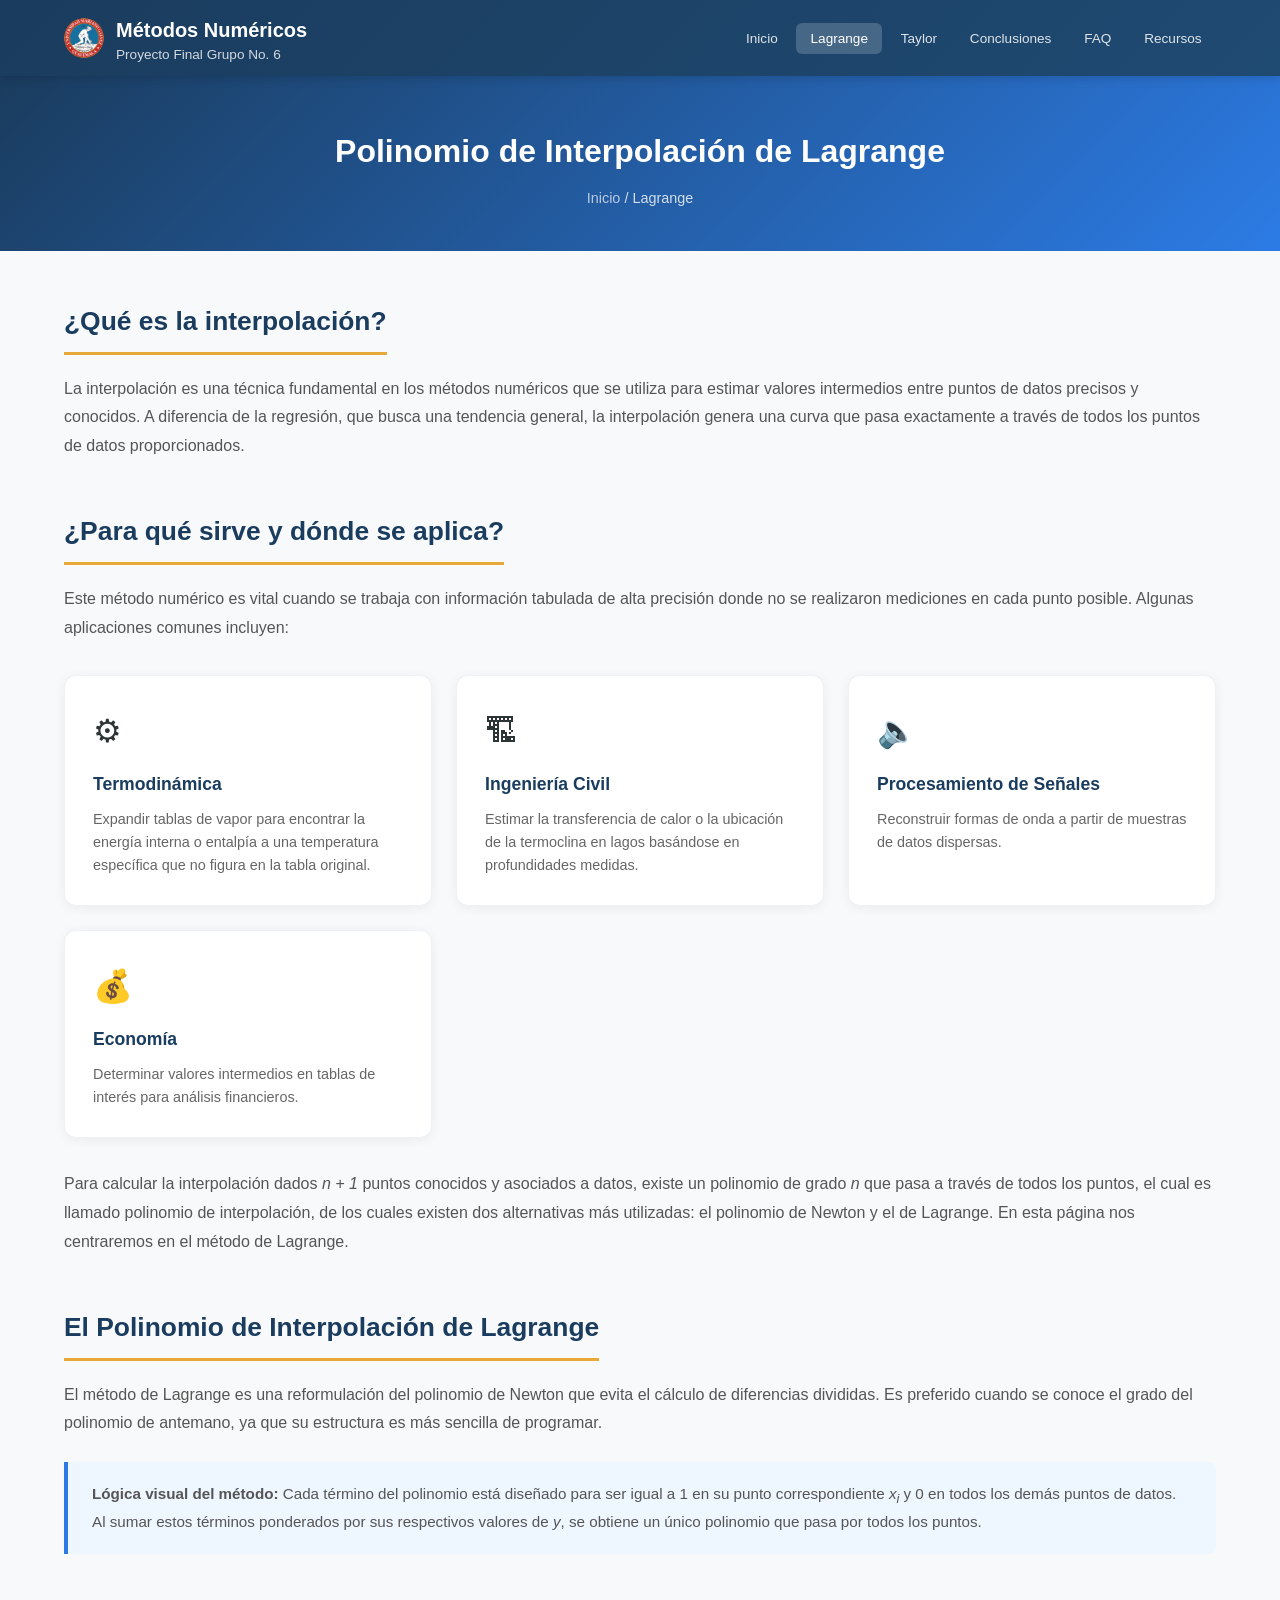
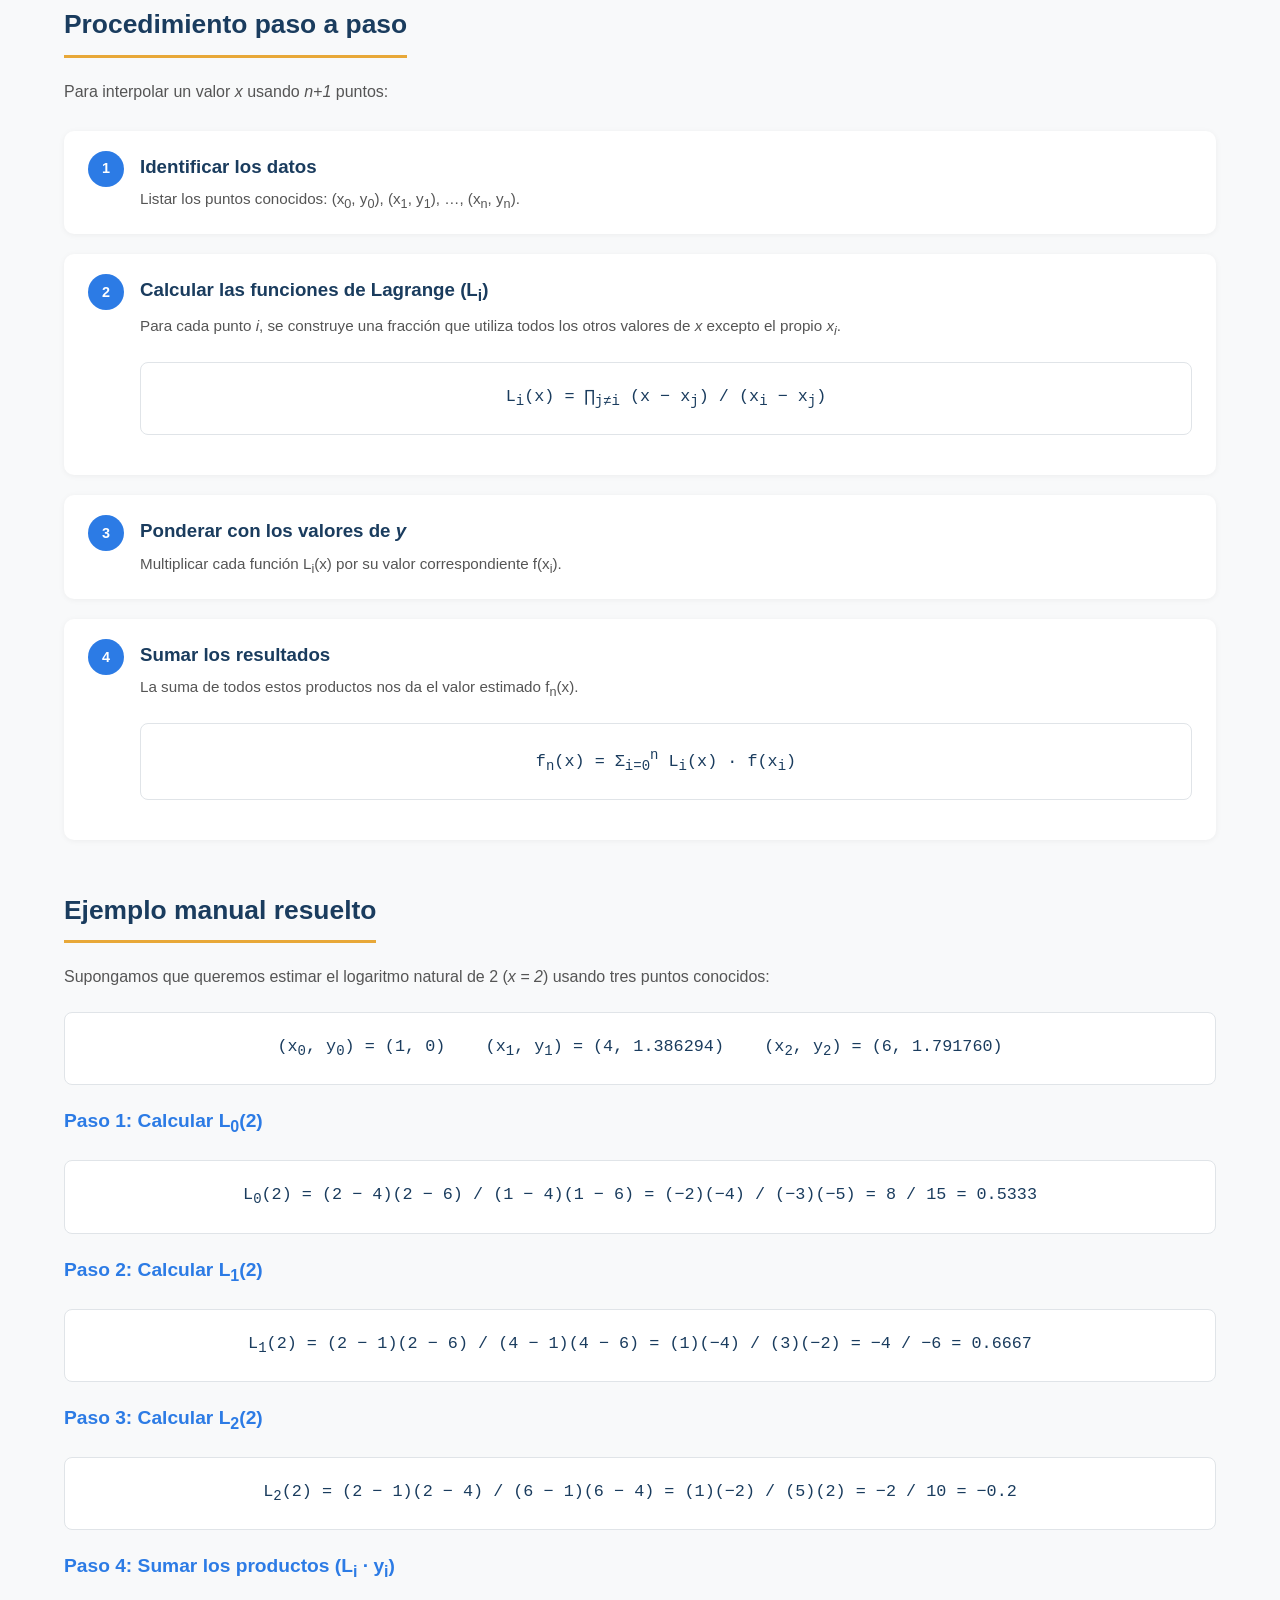
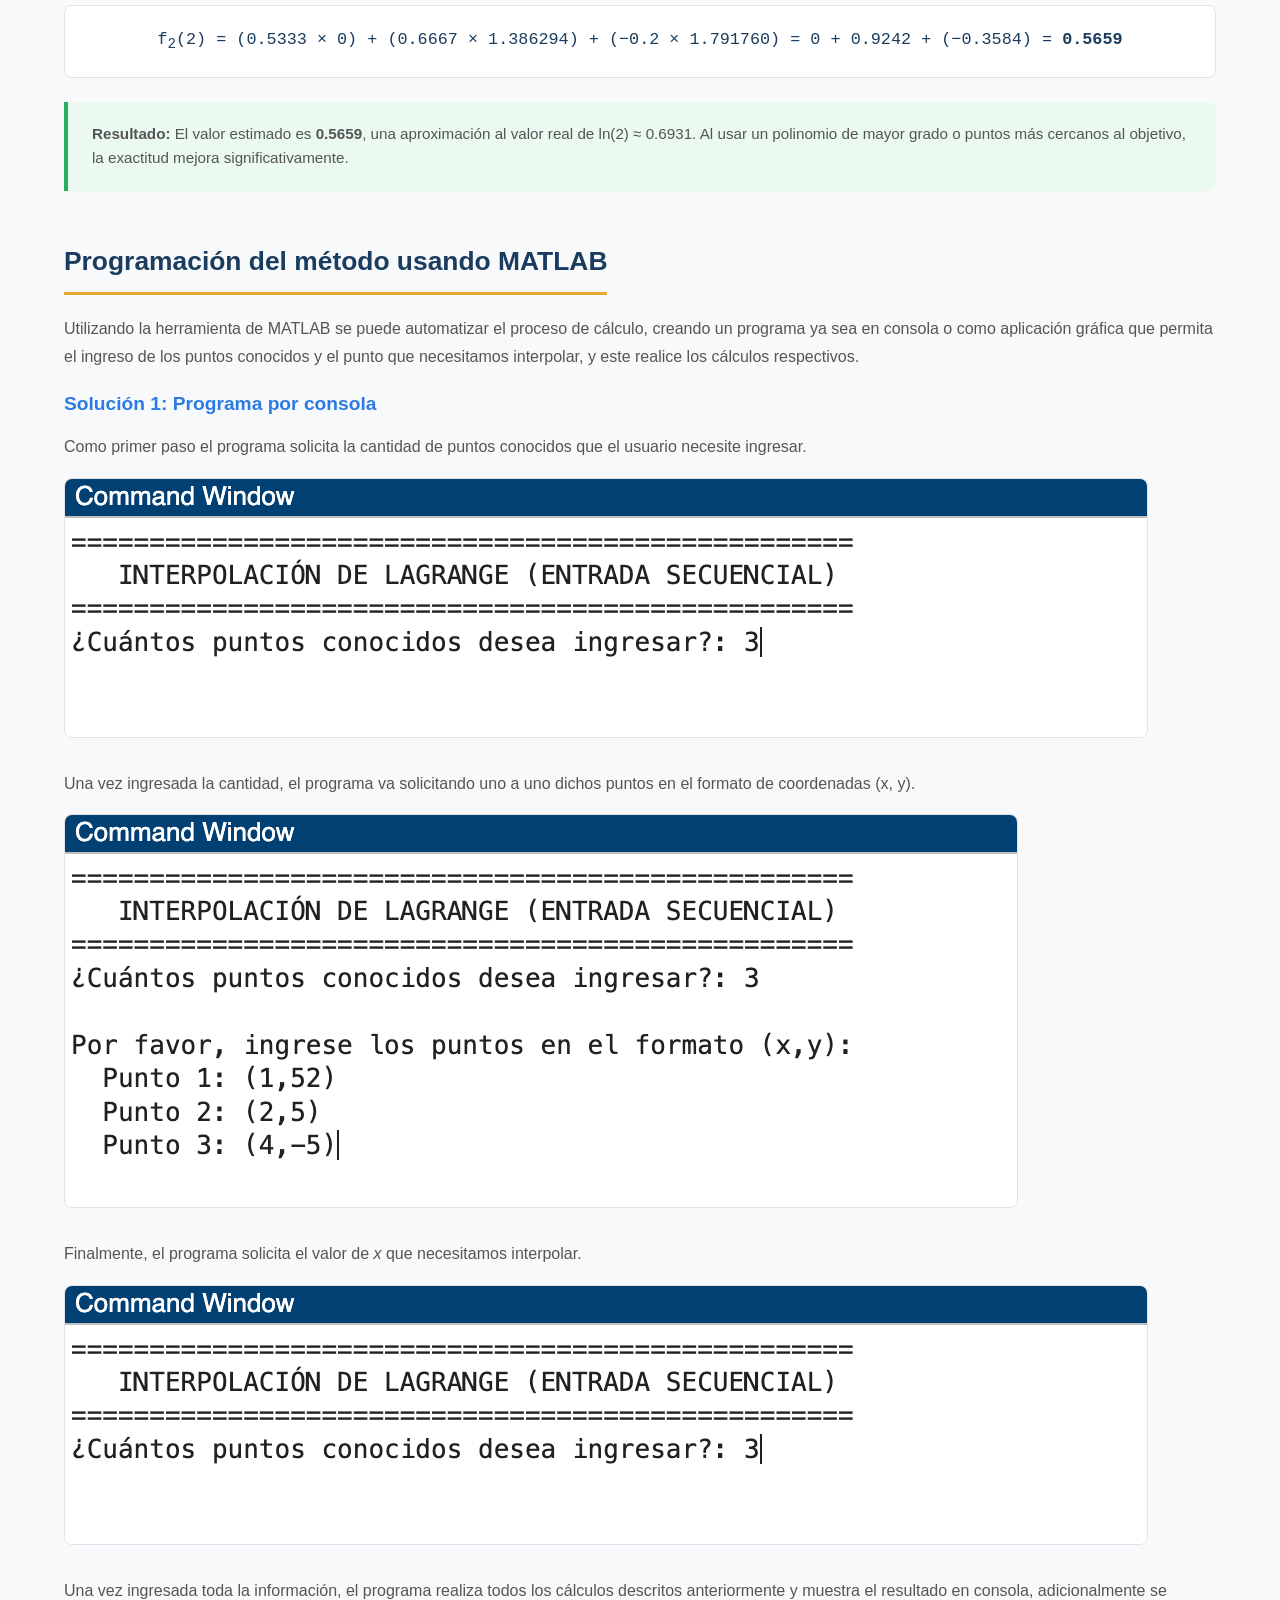
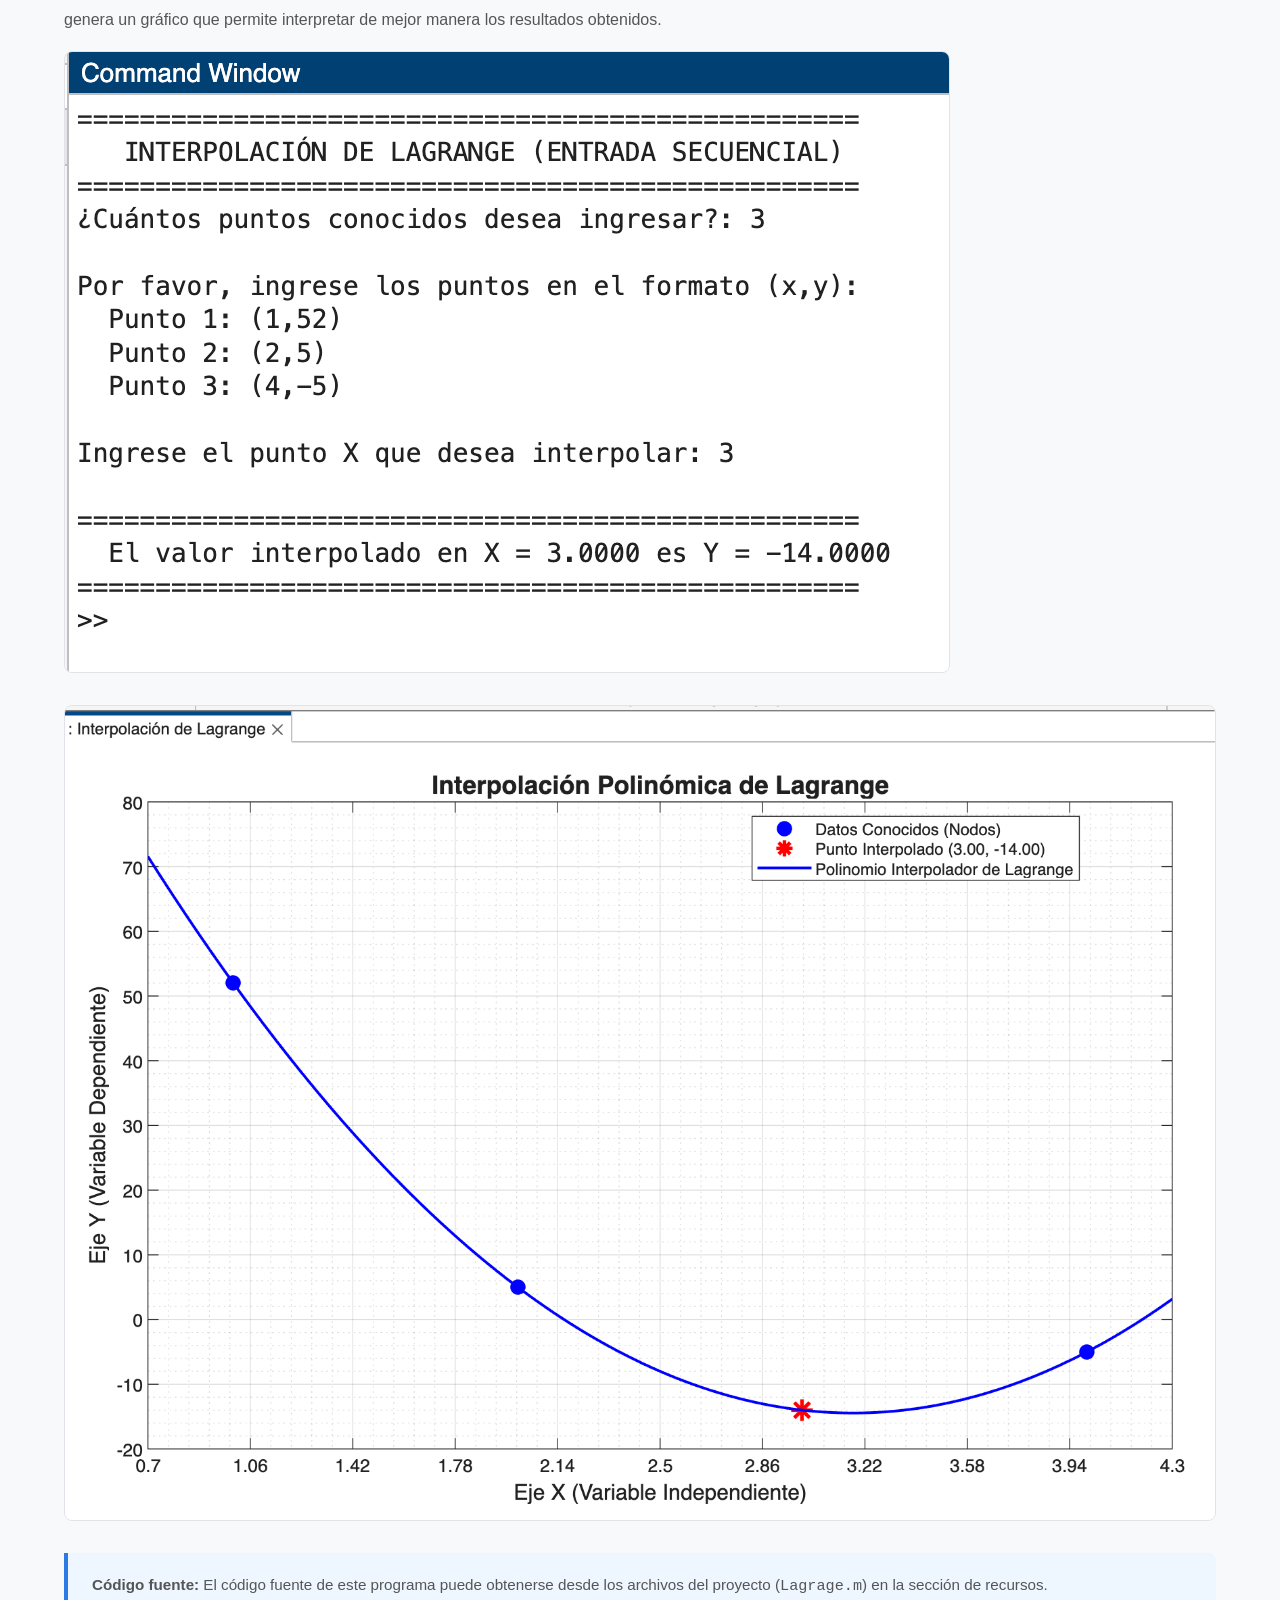
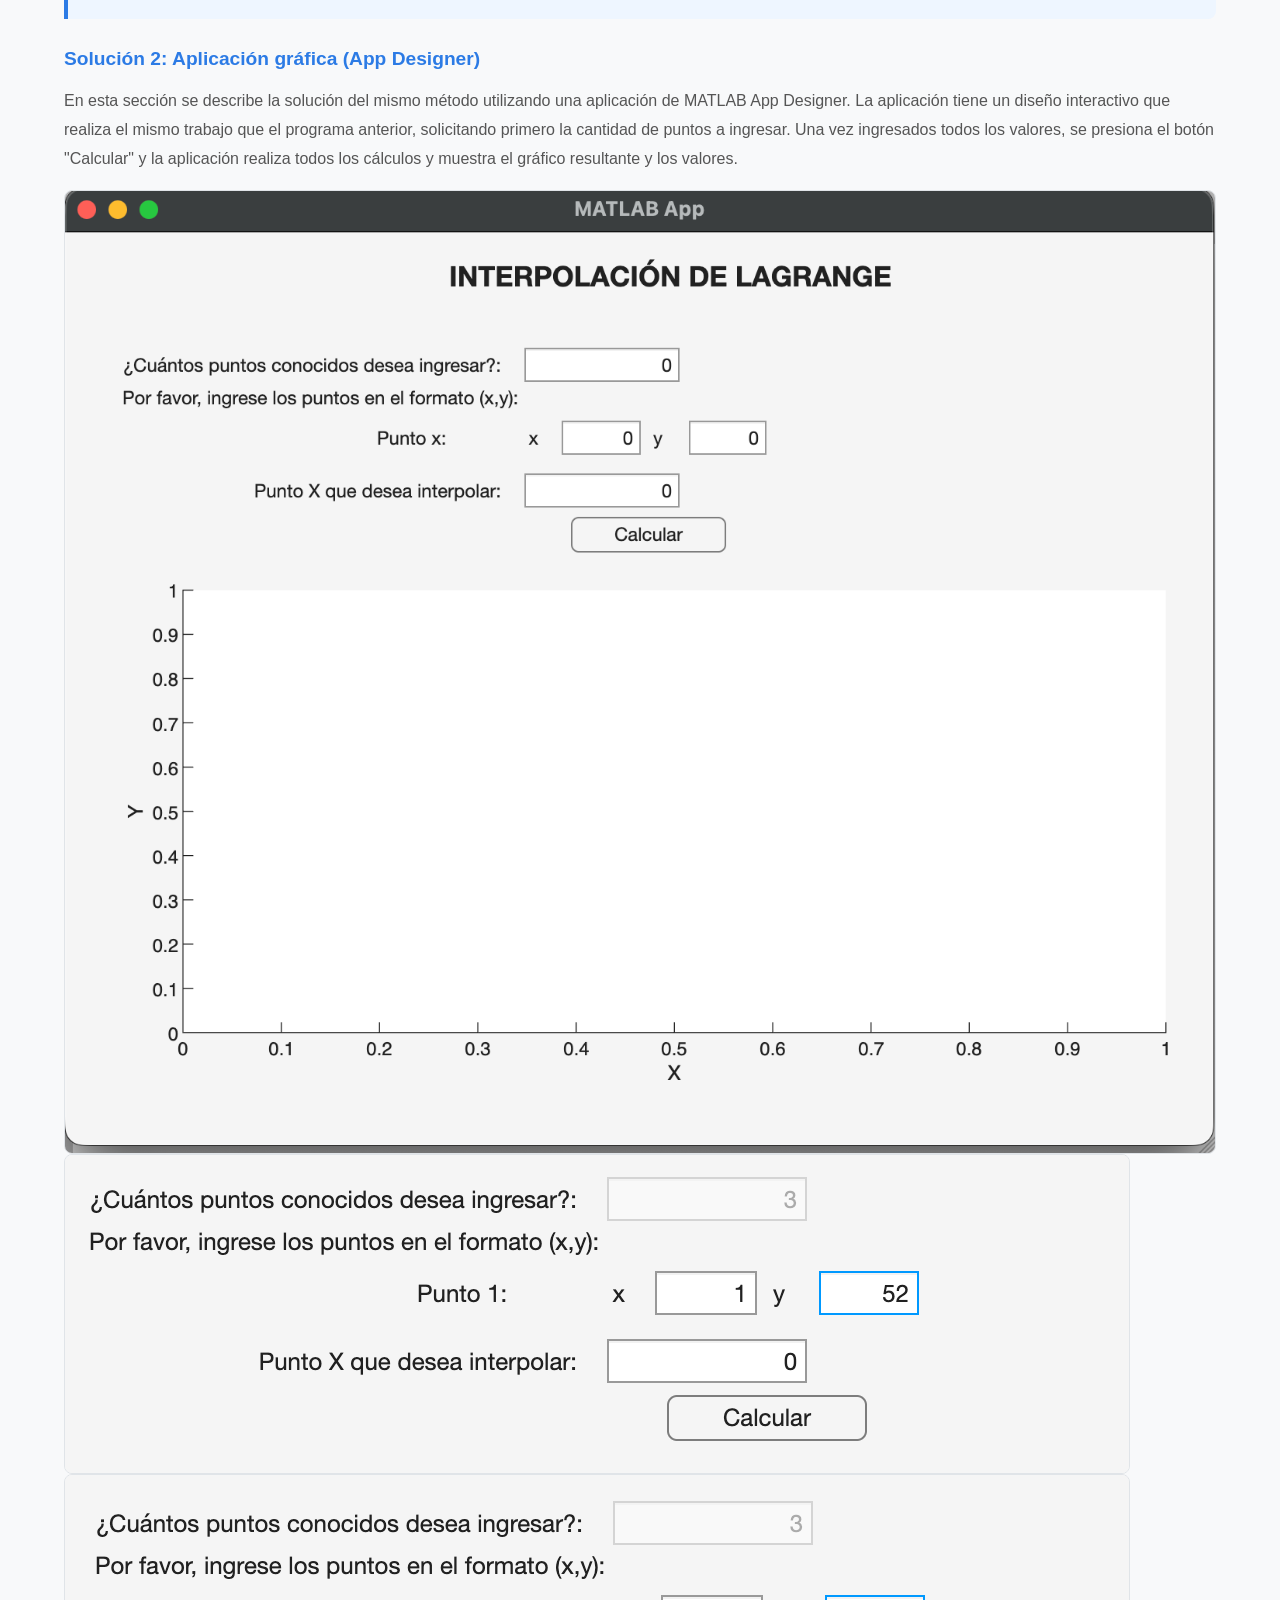
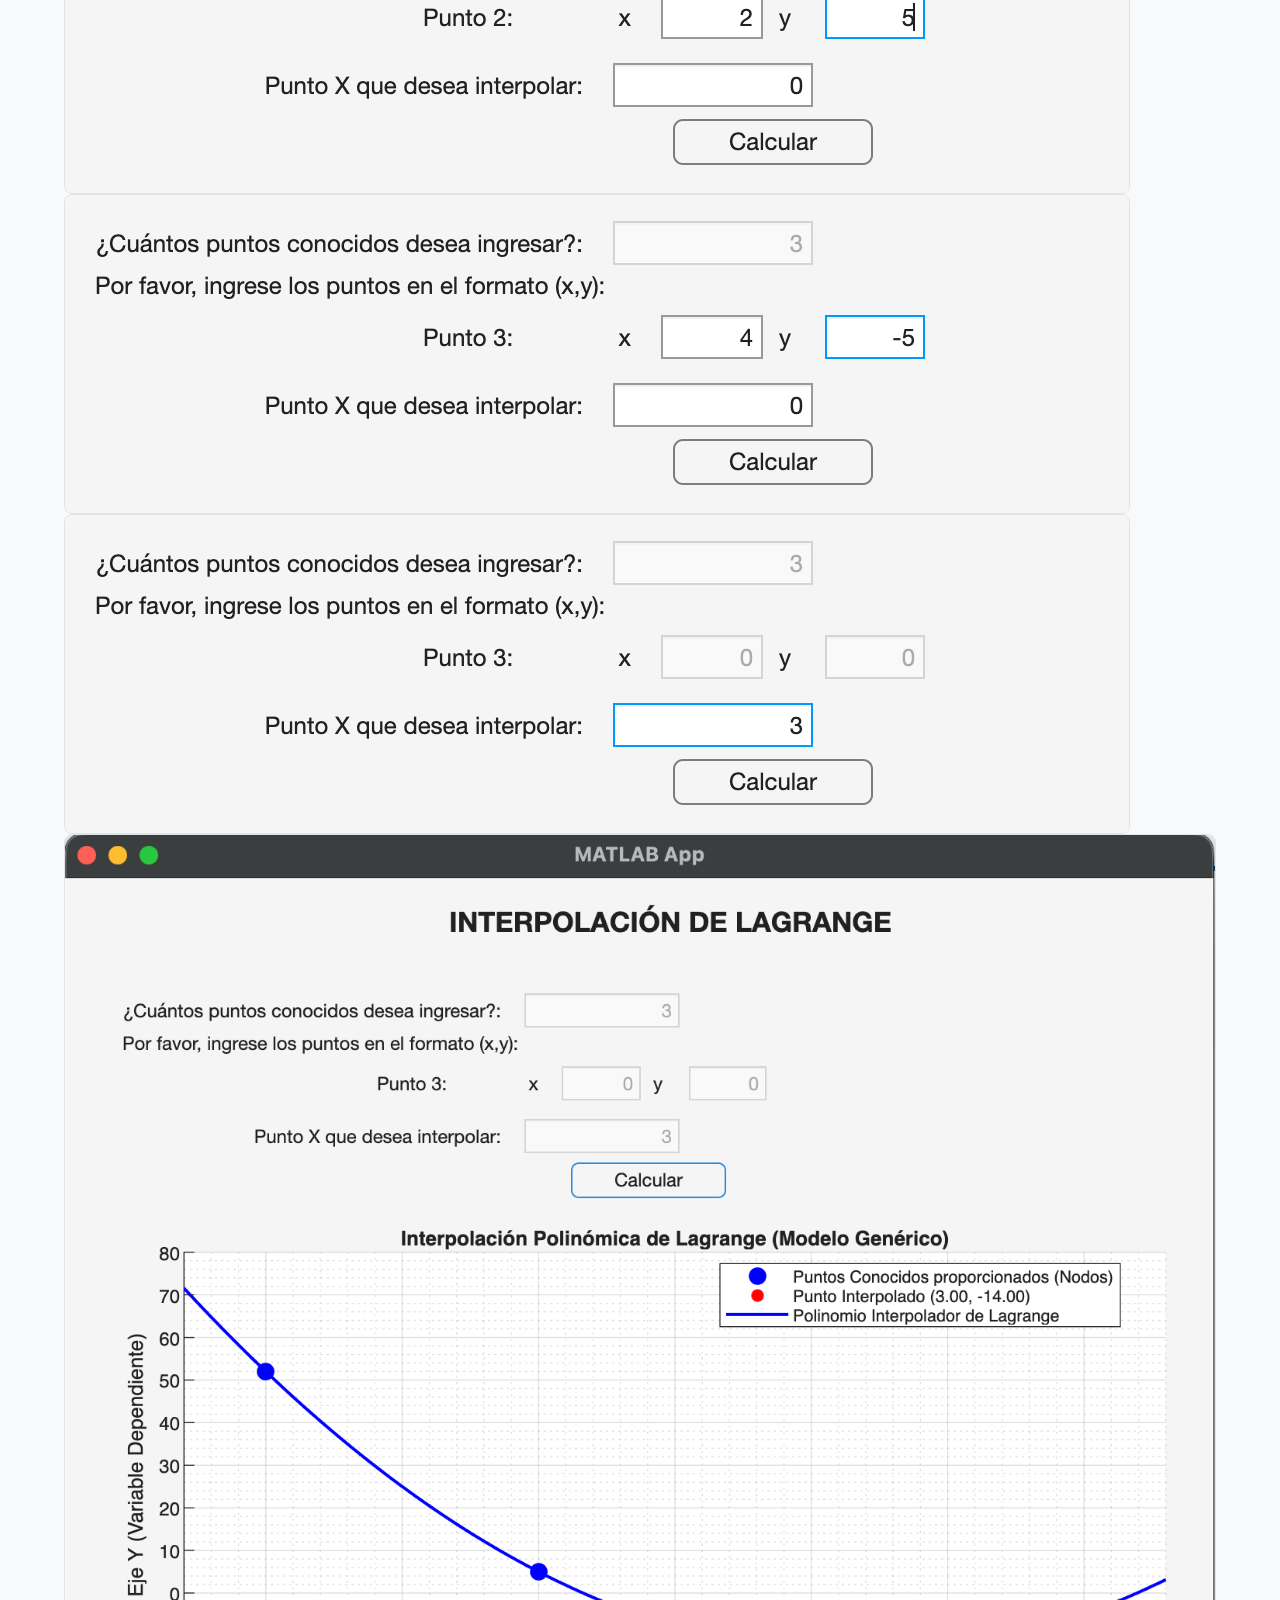
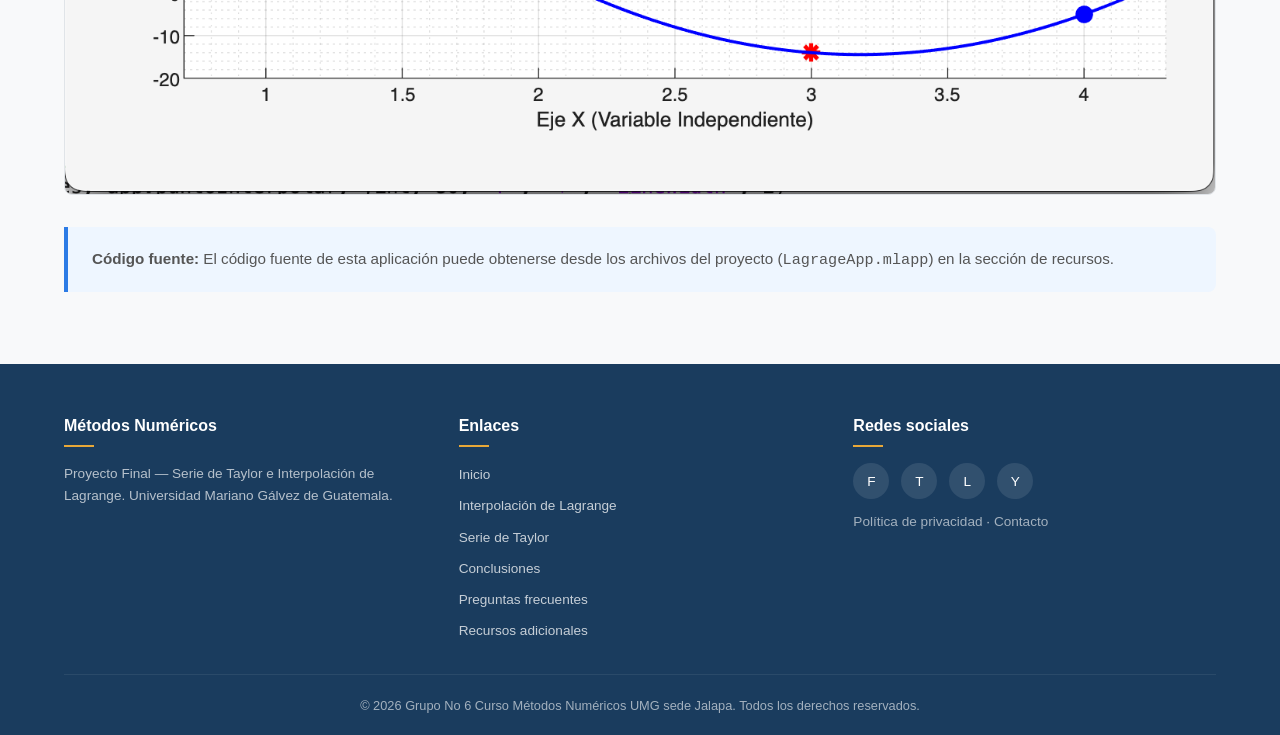
<file: polinomio-de-interpolacion-lagrange.html>
<!DOCTYPE html>
<html lang="es">
<head>
  <meta charset="UTF-8">
  <meta name="viewport" content="width=device-width, initial-scale=1.0">
  <meta name="description" content="Polinomio de Interpolación de Lagrange - Explicación, procedimiento paso a paso y programación en MATLAB.">
  <title>Polinomio de Interpolación de Lagrange | Métodos Numéricos</title>
  <link rel="stylesheet" href="assets/css/style.css">
</head>
<body>

  <!-- ======== HEADER ======== -->
  <header class="header">
    <div class="container">
      <a href="index.html" class="logo">
        <img src="assets/images/Umg.png" alt="Logo Universidad Mariano Gálvez">
        <div>
          Métodos Numéricos
          <span>Proyecto Final Grupo No. 6</span>
        </div>
      </a>
      <button class="hamburger" aria-expanded="false" aria-label="Menú de navegación">
        <span></span>
        <span></span>
        <span></span>
      </button>
      <nav class="nav">
        <ul class="nav__list">
          <li><a href="index.html" class="nav__link">Inicio</a></li>
          <li><a href="polinomio-de-interpolacion-lagrange.html" class="nav__link">Lagrange</a></li>
          <li><a href="aproximacion-taylor.html" class="nav__link">Taylor</a></li>
          <li><a href="conclusiones.html" class="nav__link">Conclusiones</a></li>
          <li><a href="preguntas-frecuentes.html" class="nav__link">FAQ</a></li>
          <li><a href="recursos-adicionales.html" class="nav__link">Recursos</a></li>
        </ul>
      </nav>
    </div>
  </header>

  <!-- ======== PAGE BANNER ======== -->
  <section class="page-banner">
    <div class="container">
      <h1 class="page-banner__title">Polinomio de Interpolación de Lagrange</h1>
      <p class="page-banner__breadcrumb"><a href="index.html">Inicio</a> / Lagrange</p>
    </div>
  </section>

  <!-- ======== MAIN ======== -->
  <main class="main">
    <div class="container">

      <!-- Introducción -->
      <section class="section">
        <h2 class="section__title">¿Qué es la interpolación?</h2>
        <p class="section__text">
          La interpolación es una técnica fundamental en los métodos numéricos que se utiliza para estimar
          valores intermedios entre puntos de datos precisos y conocidos. A diferencia de la regresión,
          que busca una tendencia general, la interpolación genera una curva que pasa exactamente a través
          de todos los puntos de datos proporcionados.
        </p>
      </section>

      <!-- Aplicaciones -->
      <section class="section">
        <h2 class="section__title">¿Para qué sirve y dónde se aplica?</h2>
        <p class="section__text">
          Este método numérico es vital cuando se trabaja con información tabulada de alta precisión donde
          no se realizaron mediciones en cada punto posible. Algunas aplicaciones comunes incluyen:
        </p>
        <div class="cards-grid">
          <div class="card">
            <div class="card__icon">&#9881;</div>
            <h3 class="card__title">Termodinámica</h3>
            <p class="card__text">
              Expandir tablas de vapor para encontrar la energía interna o entalpía a una temperatura
              específica que no figura en la tabla original.
            </p>
          </div>
          <div class="card">
            <div class="card__icon">&#127959;</div>
            <h3 class="card__title">Ingeniería Civil</h3>
            <p class="card__text">
              Estimar la transferencia de calor o la ubicación de la termoclina en lagos basándose en
              profundidades medidas.
            </p>
          </div>
          <div class="card">
            <div class="card__icon">&#128264;</div>
            <h3 class="card__title">Procesamiento de Señales</h3>
            <p class="card__text">
              Reconstruir formas de onda a partir de muestras de datos dispersas.
            </p>
          </div>
          <div class="card">
            <div class="card__icon">&#128176;</div>
            <h3 class="card__title">Economía</h3>
            <p class="card__text">
              Determinar valores intermedios en tablas de interés para análisis financieros.
            </p>
          </div>
        </div>
        <p class="section__text">
          Para calcular la interpolación dados <em>n + 1</em> puntos conocidos y asociados a datos, existe
          un polinomio de grado <em>n</em> que pasa a través de todos los puntos, el cual es llamado
          polinomio de interpolación, de los cuales existen dos alternativas más utilizadas: el polinomio
          de Newton y el de Lagrange. En esta página nos centraremos en el método de Lagrange.
        </p>
      </section>

      <!-- El Método -->
      <section class="section">
        <h2 class="section__title">El Polinomio de Interpolación de Lagrange</h2>
        <p class="section__text">
          El método de Lagrange es una reformulación del polinomio de Newton que evita el cálculo de
          diferencias divididas. Es preferido cuando se conoce el grado del polinomio de antemano, ya
          que su estructura es más sencilla de programar.
        </p>
        <div class="info-box">
          <p class="info-box__text">
            <strong>Lógica visual del método:</strong> Cada término del polinomio está diseñado para ser
            igual a 1 en su punto correspondiente <em>x<sub>i</sub></em> y 0 en todos los demás puntos
            de datos. Al sumar estos términos ponderados por sus respectivos valores de <em>y</em>, se
            obtiene un único polinomio que pasa por todos los puntos.
          </p>
        </div>
      </section>

      <!-- Procedimiento -->
      <section class="section">
        <h2 class="section__title">Procedimiento paso a paso</h2>
        <p class="section__text">
          Para interpolar un valor <em>x</em> usando <em>n+1</em> puntos:
        </p>
        <div class="steps">
          <div class="step">
            <span class="step__number">1</span>
            <div class="step__content">
              <h3 class="step__title">Identificar los datos</h3>
              <p class="step__text">
                Listar los puntos conocidos: (x<sub>0</sub>, y<sub>0</sub>), (x<sub>1</sub>, y<sub>1</sub>),
                &hellip;, (x<sub>n</sub>, y<sub>n</sub>).
              </p>
            </div>
          </div>
          <div class="step">
            <span class="step__number">2</span>
            <div class="step__content">
              <h3 class="step__title">Calcular las funciones de Lagrange (L<sub>i</sub>)</h3>
              <p class="step__text">
                Para cada punto <em>i</em>, se construye una fracción que utiliza todos los otros valores
                de <em>x</em> excepto el propio <em>x<sub>i</sub></em>.
              </p>
              <div class="formula">
                L<sub>i</sub>(x) = &prod;<sub>j&ne;i</sub> (x &minus; x<sub>j</sub>) / (x<sub>i</sub> &minus; x<sub>j</sub>)
              </div>
            </div>
          </div>
          <div class="step">
            <span class="step__number">3</span>
            <div class="step__content">
              <h3 class="step__title">Ponderar con los valores de <em>y</em></h3>
              <p class="step__text">
                Multiplicar cada función L<sub>i</sub>(x) por su valor correspondiente f(x<sub>i</sub>).
              </p>
            </div>
          </div>
          <div class="step">
            <span class="step__number">4</span>
            <div class="step__content">
              <h3 class="step__title">Sumar los resultados</h3>
              <p class="step__text">
                La suma de todos estos productos nos da el valor estimado f<sub>n</sub>(x).
              </p>
              <div class="formula">
                f<sub>n</sub>(x) = &Sigma;<sub>i=0</sub><sup>n</sup> L<sub>i</sub>(x) &middot; f(x<sub>i</sub>)
              </div>
            </div>
          </div>
        </div>
      </section>

      <!-- Ejemplo Manual -->
      <section class="section">
        <h2 class="section__title">Ejemplo manual resuelto</h2>
        <p class="section__text">
          Supongamos que queremos estimar el logaritmo natural de 2 (<em>x = 2</em>) usando tres puntos conocidos:
        </p>
        <div class="formula">
          (x<sub>0</sub>, y<sub>0</sub>) = (1, 0) &nbsp;&nbsp;
          (x<sub>1</sub>, y<sub>1</sub>) = (4, 1.386294) &nbsp;&nbsp;
          (x<sub>2</sub>, y<sub>2</sub>) = (6, 1.791760)
        </div>

        <h3 class="section__subtitle">Paso 1: Calcular L<sub>0</sub>(2)</h3>
        <div class="formula">
          L<sub>0</sub>(2) = (2 &minus; 4)(2 &minus; 6) / (1 &minus; 4)(1 &minus; 6) = (&minus;2)(&minus;4) / (&minus;3)(&minus;5) = 8 / 15 = 0.5333
        </div>

        <h3 class="section__subtitle">Paso 2: Calcular L<sub>1</sub>(2)</h3>
        <div class="formula">
          L<sub>1</sub>(2) = (2 &minus; 1)(2 &minus; 6) / (4 &minus; 1)(4 &minus; 6) = (1)(&minus;4) / (3)(&minus;2) = &minus;4 / &minus;6 = 0.6667
        </div>

        <h3 class="section__subtitle">Paso 3: Calcular L<sub>2</sub>(2)</h3>
        <div class="formula">
          L<sub>2</sub>(2) = (2 &minus; 1)(2 &minus; 4) / (6 &minus; 1)(6 &minus; 4) = (1)(&minus;2) / (5)(2) = &minus;2 / 10 = &minus;0.2
        </div>

        <h3 class="section__subtitle">Paso 4: Sumar los productos (L<sub>i</sub> &middot; y<sub>i</sub>)</h3>
        <div class="formula">
          f<sub>2</sub>(2) = (0.5333 &times; 0) + (0.6667 &times; 1.386294) + (&minus;0.2 &times; 1.791760) = 0 + 0.9242 + (&minus;0.3584) = <strong>0.5659</strong>
        </div>

        <div class="info-box info-box--success">
          <p class="info-box__text">
            <strong>Resultado:</strong> El valor estimado es <strong>0.5659</strong>, una aproximación al valor
            real de ln(2) &asymp; 0.6931. Al usar un polinomio de mayor grado o puntos más cercanos al objetivo,
            la exactitud mejora significativamente.
          </p>
        </div>
      </section>

      <!-- Programación en MATLAB -->
      <section class="section">
        <h2 class="section__title">Programación del método usando MATLAB</h2>
        <p class="section__text">
          Utilizando la herramienta de MATLAB se puede automatizar el proceso de cálculo, creando un programa
          ya sea en consola o como aplicación gráfica que permita el ingreso de los puntos conocidos y el
          punto que necesitamos interpolar, y este realice los cálculos respectivos.
        </p>

        <h3 class="section__subtitle">Solución 1: Programa por consola</h3>
        <p class="section__text">
          Como primer paso el programa solicita la cantidad de puntos conocidos que el usuario necesite ingresar.
        </p>
        <img src="assets/images/cantidadPuntos.png" alt="Ingreso cantidad puntos para interpolación de Lagrange" class="mb-2" style="border-radius:8px;border:1px solid #e0e4e8;">
        <p class="section__text">
          Una vez ingresada la cantidad, el programa va solicitando uno a uno dichos puntos en el formato de
          coordenadas (x, y).
        </p>
        <img src="assets/images/ingresoPuntos.png" alt="Ingreso de puntos para interpolación de Lagrange" class="mb-2" style="border-radius:8px;border:1px solid #e0e4e8;">
        <p class="section__text">
          Finalmente, el programa solicita el valor de <em>x</em> que necesitamos interpolar.
        </p>
        <img src="assets/images/cantidadPuntos.png" alt="Ingreso valor x  para interpolación de Lagrange" class="mb-2" style="border-radius:8px;border:1px solid #e0e4e8;">

        <p class="section__text">
          Una vez ingresada toda la información, el programa realiza todos los cálculos descritos anteriormente
          y muestra el resultado en consola, adicionalmente se genera un gráfico que permite interpretar de
          mejor manera los resultados obtenidos.
        </p>
        <img src="assets/images/resultadoInterpolacion.png" alt="Resultado interpolación de Lagrange generado por MATLAB" class="mb-2" style="border-radius:8px;border:1px solid #e0e4e8;">
        <img src="assets/images/graficaInterpolacionConsola.png" alt="Grafica interpolación de Lagrange generado por MATLAB" class="mb-2" style="border-radius:8px;border:1px solid #e0e4e8;">

        <div class="info-box">
          <p class="info-box__text">
            <strong>Código fuente:</strong> El código fuente de este programa puede obtenerse desde los archivos
            del proyecto (<code>Lagrage.m</code>) en la sección de recursos.
          </p>
        </div>

        <h3 class="section__subtitle">Solución 2: Aplicación gráfica (App Designer)</h3>
        <p class="section__text">
          En esta sección se describe la solución del mismo método utilizando una aplicación de MATLAB App
          Designer. La aplicación tiene un diseño interactivo que realiza el mismo trabajo que el programa
          anterior, solicitando primero la cantidad de puntos a ingresar. Una vez ingresados todos los valores,
          se presiona el botón "Calcular" y la aplicación realiza todos los cálculos y muestra el gráfico
          resultante y los valores.
        </p>
        <img src="assets/images/disenoApp.png" alt="Interfaz de la aplicación MATLAB App Designer para interpolación de Lagrange" style="border-radius:8px;border:1px solid #e0e4e8;">
        <img src="assets/images/ingresoPunto1.png" alt="Ingreso punto 1  para interpolación de Lagrange" style="border-radius:8px;border:1px solid #e0e4e8;">
        <img src="assets/images/ingresoPunto2.png" alt="Ingreso punto 2  para interpolación de Lagrange" style="border-radius:8px;border:1px solid #e0e4e8;">
        <img src="assets/images/ingresoPunto3.png" alt="Ingreso punto 3  para interpolación de Lagrange" style="border-radius:8px;border:1px solid #e0e4e8;">
        <img src="assets/images/ingresoXinterpolacionapp.png" alt="Ingreso punto x para interpolación de Lagrange" style="border-radius:8px;border:1px solid #e0e4e8;">
        <img src="assets/images/graficaInterpolacionapp.png" alt="Grafica resultante para interpolación de Lagrange" style="border-radius:8px;border:1px solid #e0e4e8;">
        <div class="info-box mt-2">
          <p class="info-box__text">
            <strong>Código fuente:</strong> El código fuente de esta aplicación puede obtenerse desde los archivos
            del proyecto (<code>LagrageApp.mlapp</code>) en la sección de recursos.
          </p>
        </div>
      </section>

    </div>
  </main>

  <!-- ======== FOOTER ======== -->
  <footer class="footer">
    <div class="container">
      <div class="footer__grid">
        <div>
          <h4 class="footer__heading">Métodos Numéricos</h4>
          <p class="footer__text">
            Proyecto Final &mdash; Serie de Taylor e Interpolación de Lagrange.
            Universidad Mariano Gálvez de Guatemala.
          </p>
        </div>
        <div>
          <h4 class="footer__heading">Enlaces</h4>
          <div class="footer__links">
            <a href="index.html" class="footer__link">Inicio</a>
            <a href="polinomio-de-interpolacion-lagrange.html" class="footer__link">Interpolación de Lagrange</a>
            <a href="aproximacion-taylor.html" class="footer__link">Serie de Taylor</a>
            <a href="conclusiones.html" class="footer__link">Conclusiones</a>
            <a href="preguntas-frecuentes.html" class="footer__link">Preguntas frecuentes</a>
            <a href="recursos-adicionales.html" class="footer__link">Recursos adicionales</a>
          </div>
        </div>
        <div>
          <h4 class="footer__heading">Redes sociales</h4>
          <div class="footer__social">
            <a href="#" class="footer__social-link" aria-label="Facebook">F</a>
            <a href="#" class="footer__social-link" aria-label="Twitter">T</a>
            <a href="#" class="footer__social-link" aria-label="LinkedIn">L</a>
            <a href="#" class="footer__social-link" aria-label="YouTube">Y</a>
          </div>
          <p class="footer__text" style="margin-top:0.75rem;">
            <a href="#" class="footer__link">Política de privacidad</a> &middot;
            <a href="#" class="footer__link">Contacto</a>
          </p>
        </div>
      </div>
      <div class="footer__bottom">
        &copy; <span id="current-year">2026</span> Grupo No 6 Curso Métodos Numéricos UMG sede Jalapa. Todos los derechos reservados.
      </div>
    </div>
  </footer>

  <script src="assets/js/main.js"></script>
</body>
</html>
</file>
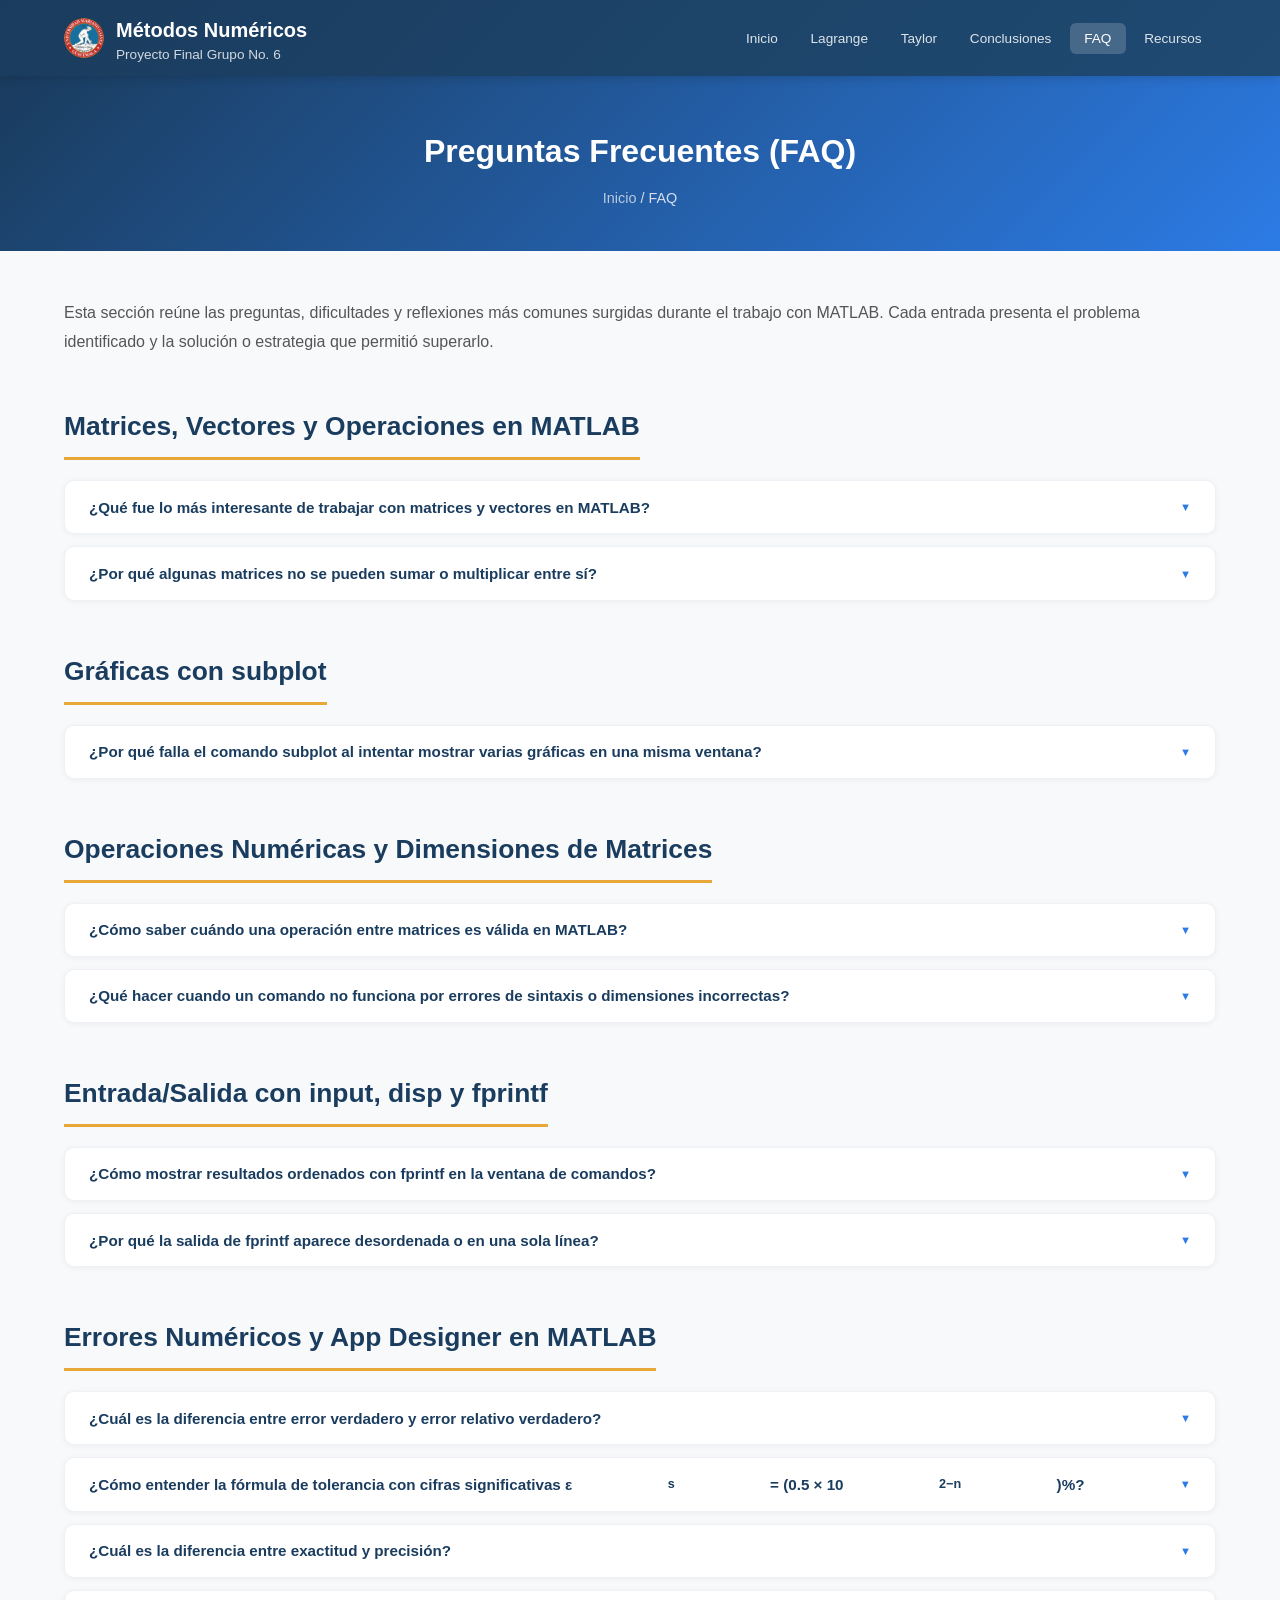
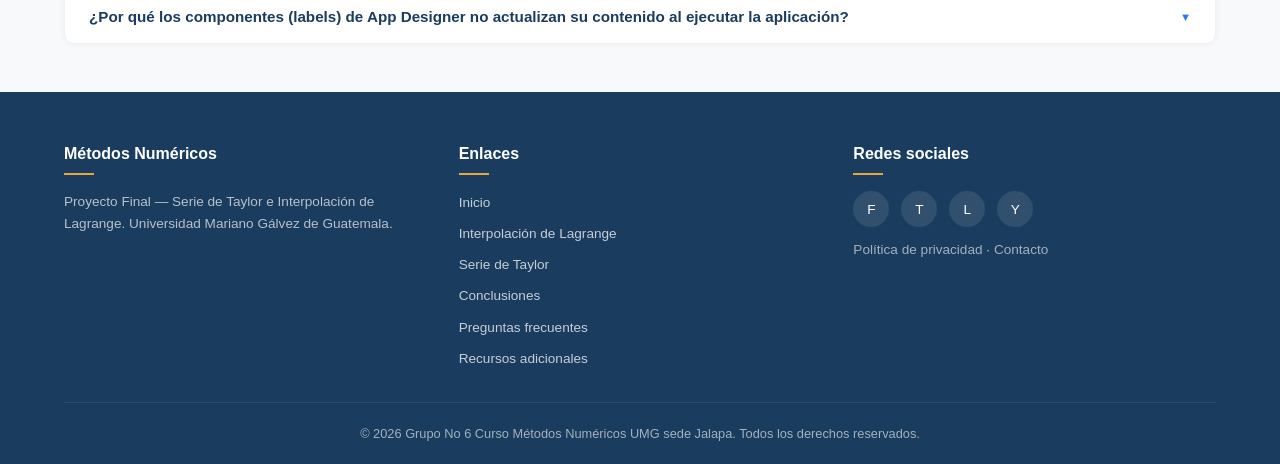
<file: preguntas-frecuentes.html>
<!DOCTYPE html>
<html lang="es">
<head>
  <meta charset="UTF-8">
  <meta name="viewport" content="width=device-width, initial-scale=1.0">
  <meta name="description" content="Preguntas frecuentes sobre MATLAB y métodos numéricos - Soluciones a problemas comunes.">
  <title>Preguntas Frecuentes (FAQ) | Métodos Numéricos</title>
  <link rel="stylesheet" href="assets/css/style.css">
</head>
<body>

  <!-- ======== HEADER ======== -->
  <header class="header">
    <div class="container">
      <a href="index.html" class="logo">
        <img src="assets/images/Umg.png" alt="Logo Universidad Mariano Gálvez">
        <div>
          Métodos Numéricos
          <span>Proyecto Final Grupo No. 6</span>
        </div>
      </a>
      <button class="hamburger" aria-expanded="false" aria-label="Menú de navegación">
        <span></span>
        <span></span>
        <span></span>
      </button>
      <nav class="nav">
        <ul class="nav__list">
          <li><a href="index.html" class="nav__link">Inicio</a></li>
          <li><a href="polinomio-de-interpolacion-lagrange.html" class="nav__link">Lagrange</a></li>
          <li><a href="aproximacion-taylor.html" class="nav__link">Taylor</a></li>
          <li><a href="conclusiones.html" class="nav__link">Conclusiones</a></li>
          <li><a href="preguntas-frecuentes.html" class="nav__link">FAQ</a></li>
          <li><a href="recursos-adicionales.html" class="nav__link">Recursos</a></li>
        </ul>
      </nav>
    </div>
  </header>

  <!-- ======== PAGE BANNER ======== -->
  <section class="page-banner">
    <div class="container">
      <h1 class="page-banner__title">Preguntas Frecuentes (FAQ)</h1>
      <p class="page-banner__breadcrumb"><a href="index.html">Inicio</a> / FAQ</p>
    </div>
  </section>

  <!-- ======== MAIN ======== -->
  <main class="main">
    <div class="container">

      <section class="section">
        <p class="section__text">
          Esta sección reúne las preguntas, dificultades y reflexiones más comunes surgidas durante el
          trabajo con MATLAB. Cada entrada presenta el problema identificado y la solución o estrategia
          que permitió superarlo.
        </p>
      </section>

      <!-- Matrices y Vectores -->
      <section class="section">
        <h2 class="section__title">Matrices, Vectores y Operaciones en MATLAB</h2>

        <div class="faq-list">
          <div class="faq-item">
            <button class="faq-item__question" aria-expanded="false">
              ¿Qué fue lo más interesante de trabajar con matrices y vectores en MATLAB?
            </button>
            <div class="faq-item__answer">
              <div class="faq-item__answer-content">
                Lo más destacado fue aprender las diferencias entre operaciones matriciales y operaciones
                elemento a elemento. También resultó muy útil el operador dos puntos (:) y la función
                <code>linspace</code>, que permiten generar vectores de manera rápida y sencilla.
              </div>
            </div>
          </div>
          <div class="faq-item">
            <button class="faq-item__question" aria-expanded="false">
              ¿Por qué algunas matrices no se pueden sumar o multiplicar entre sí?
            </button>
            <div class="faq-item__answer">
              <div class="faq-item__answer-content">
                El problema radica en la compatibilidad de dimensiones. En MATLAB, no todas las matrices
                pueden operarse entre sí; sus tamaños deben ser compatibles para que la operación sea
                válida. La solución fue analizar cuidadosamente las dimensiones de cada matriz antes de
                operar, practicando con más ejercicios hasta interiorizar las reglas de compatibilidad.
              </div>
            </div>
          </div>
        </div>
      </section>

      <!-- Gráficas -->
      <section class="section">
        <h2 class="section__title">Gráficas con subplot</h2>

        <div class="faq-list">
          <div class="faq-item">
            <button class="faq-item__question" aria-expanded="false">
              ¿Por qué falla el comando subplot al intentar mostrar varias gráficas en una misma ventana?
            </button>
            <div class="faq-item__answer">
              <div class="faq-item__answer-content">
                El error suele ocurrir por desconocimiento del funcionamiento interno del comando dentro
                de MATLAB. La solución es consultar la documentación oficial:
                <a href="https://es.mathworks.com/help/matlab/ref/subplot.html" target="_blank" rel="noopener">
                  mathworks.com/help/matlab/ref/subplot.html
                </a>
                Una lectura detallada de esa referencia permite comprender correctamente cómo estructurar
                la cuadrícula de subgráficas y el orden de los parámetros.
              </div>
            </div>
          </div>
        </div>
      </section>

      <!-- Operaciones Numéricas -->
      <section class="section">
        <h2 class="section__title">Operaciones Numéricas y Dimensiones de Matrices</h2>

        <div class="faq-list">
          <div class="faq-item">
            <button class="faq-item__question" aria-expanded="false">
              ¿Cómo saber cuándo una operación entre matrices es válida en MATLAB?
            </button>
            <div class="faq-item__answer">
              <div class="faq-item__answer-content">
                La clave es revisar las dimensiones antes de ejecutar cualquier operación (suma, resta,
                multiplicación elemento a elemento). MATLAB genera un error descriptivo cuando las
                dimensiones no son compatibles. Revisar ese mensaje paso a paso y practicar con ejemplos
                guiados permite reconocer rápidamente los casos válidos.
              </div>
            </div>
          </div>
          <div class="faq-item">
            <button class="faq-item__question" aria-expanded="false">
              ¿Qué hacer cuando un comando no funciona por errores de sintaxis o dimensiones incorrectas?
            </button>
            <div class="faq-item__answer">
              <div class="faq-item__answer-content">
                Lo más efectivo es revisar el procedimiento paso a paso: verificar la sintaxis del
                comando, confirmar las dimensiones de cada variable y comparar con la documentación de
                MATLAB. Practicar más ejemplos similares al que genera el error consolida la comprensión
                y reduce la frecuencia de estos problemas.
              </div>
            </div>
          </div>
        </div>
      </section>

      <!-- Entrada/Salida -->
      <section class="section">
        <h2 class="section__title">Entrada/Salida con input, disp y fprintf</h2>

        <div class="faq-list">
          <div class="faq-item">
            <button class="faq-item__question" aria-expanded="false">
              ¿Cómo mostrar resultados ordenados con fprintf en la ventana de comandos?
            </button>
            <div class="faq-item__answer">
              <div class="faq-item__answer-content">
                El problema más común es confundirse con los especificadores de formato, los saltos de
                línea (\n) y la combinación de texto con valores numéricos. La solución es revisar la
                documentación de <code>fprintf</code>, prestar atención al uso de \n para los saltos de
                línea y practicar con ejemplos de tablas formateadas hasta lograr una salida limpia y
                alineada.
              </div>
            </div>
          </div>
          <div class="faq-item">
            <button class="faq-item__question" aria-expanded="false">
              ¿Por qué la salida de fprintf aparece desordenada o en una sola línea?
            </button>
            <div class="faq-item__answer">
              <div class="faq-item__answer-content">
                Generalmente falta el carácter \n al final de cada línea o el formato numérico no
                coincide con el tipo de dato. Revisar cada especificador (%d, %f, %s) y agregar los
                saltos de línea necesarios corrige el desorden de la salida.
              </div>
            </div>
          </div>
        </div>
      </section>

      <!-- Errores Numéricos y App Designer -->
      <section class="section">
        <h2 class="section__title">Errores Numéricos y App Designer en MATLAB</h2>

        <div class="faq-list">
          <div class="faq-item">
            <button class="faq-item__question" aria-expanded="false">
              ¿Cuál es la diferencia entre error verdadero y error relativo verdadero?
            </button>
            <div class="faq-item__answer">
              <div class="faq-item__answer-content">
                El error absoluto por sí solo no siempre refleja la gravedad del problema: un mismo valor
                de error puede ser insignificante en un contexto y crítico en otro. El error relativo
                verdadero pone el error en perspectiva respecto al valor real, lo que permite comparar
                situaciones muy distintas (por ejemplo, un error de 1 cm en un puente vs. en un remache
                tiene impactos completamente diferentes).
              </div>
            </div>
          </div>
          <div class="faq-item">
            <button class="faq-item__question" aria-expanded="false">
              ¿Cómo entender la fórmula de tolerancia con cifras significativas &epsilon;<sub>s</sub> = (0.5 &times; 10<sup>2&minus;n</sup>)%?
            </button>
            <div class="faq-item__answer">
              <div class="faq-item__answer-content">
                Al inicio resulta confuso por qué la fórmula está planteada así y cómo <em>n</em> influye
                en la precisión. La clave es analizar cada elemento: el exponente (2 &minus; n) determina
                qué tan pequeño debe ser el error aceptable para garantizar <em>n</em> cifras significativas
                correctas. Trabajar con valores concretos de <em>n</em> (1, 2, 3...) y calcular
                &epsilon;<sub>s</sub> en cada caso aclara el comportamiento de la fórmula.
              </div>
            </div>
          </div>
          <div class="faq-item">
            <button class="faq-item__question" aria-expanded="false">
              ¿Cuál es la diferencia entre exactitud y precisión?
            </button>
            <div class="faq-item__answer">
              <div class="faq-item__answer-content">
                Aunque la teoría parece simple, la distinción se vuelve clara solo con ejemplos prácticos.
                Un instrumento es preciso si produce resultados muy similares entre sí (poca dispersión),
                pero puede no ser exacto si esos resultados se alejan del valor real. La exactitud mide
                qué tan cerca se está del valor verdadero; la precisión mide la consistencia entre
                mediciones repetidas.
              </div>
            </div>
          </div>
          <div class="faq-item">
            <button class="faq-item__question" aria-expanded="false">
              ¿Por qué los componentes (labels) de App Designer no actualizan su contenido al ejecutar la aplicación?
            </button>
            <div class="faq-item__answer">
              <div class="faq-item__answer-content">
                El problema más frecuente es no escribir el código de actualización dentro del callback
                correcto, o intentar acceder a los componentes por su nombre sin usar la referencia
                <code>app</code>. La solución es identificar el evento correcto (por ejemplo,
                <code>ButtonPushed</code>), colocar el código dentro de su callback y acceder a los
                componentes mediante <code>app.NombreDelComponente</code>. Una vez comprendida esta
                estructura, la conexión entre la interfaz visual y la lógica del programa resulta mucho
                más clara.
              </div>
            </div>
          </div>
        </div>
      </section>

    </div>
  </main>

  <!-- ======== FOOTER ======== -->
  <footer class="footer">
    <div class="container">
      <div class="footer__grid">
        <div>
          <h4 class="footer__heading">Métodos Numéricos</h4>
          <p class="footer__text">
            Proyecto Final &mdash; Serie de Taylor e Interpolación de Lagrange.
            Universidad Mariano Gálvez de Guatemala.
          </p>
        </div>
        <div>
          <h4 class="footer__heading">Enlaces</h4>
          <div class="footer__links">
            <a href="index.html" class="footer__link">Inicio</a>
            <a href="polinomio-de-interpolacion-lagrange.html" class="footer__link">Interpolación de Lagrange</a>
            <a href="aproximacion-taylor.html" class="footer__link">Serie de Taylor</a>
            <a href="conclusiones.html" class="footer__link">Conclusiones</a>
            <a href="preguntas-frecuentes.html" class="footer__link">Preguntas frecuentes</a>
            <a href="recursos-adicionales.html" class="footer__link">Recursos adicionales</a>
          </div>
        </div>
        <div>
          <h4 class="footer__heading">Redes sociales</h4>
          <div class="footer__social">
            <a href="#" class="footer__social-link" aria-label="Facebook">F</a>
            <a href="#" class="footer__social-link" aria-label="Twitter">T</a>
            <a href="#" class="footer__social-link" aria-label="LinkedIn">L</a>
            <a href="#" class="footer__social-link" aria-label="YouTube">Y</a>
          </div>
          <p class="footer__text" style="margin-top:0.75rem;">
            <a href="#" class="footer__link">Política de privacidad</a> &middot;
            <a href="#" class="footer__link">Contacto</a>
          </p>
        </div>
      </div>
      <div class="footer__bottom">
        &copy; <span id="current-year">2026</span> Grupo No 6 Curso Métodos Numéricos UMG sede Jalapa. Todos los derechos reservados.
      </div>
    </div>
  </footer>

  <script src="assets/js/main.js"></script>
</body>
</html>
</file>
<file: assets/css/style.css>
/* ==========================================================================
   Métodos Numéricos - Sitio Web Académico
   Archivo: style.css
   Descripción: Estilos globales compartidos por todas las páginas del sitio.
   Paleta cromática:
     - Primary (azul marino): #1a3c5e
     - Secondary (azul brillante): #2c7be5
     - Accent (ámbar/dorado): #e8a838
     - Background: #f8f9fa
     - Text: #2d3436
     - White: #ffffff
   ========================================================================== */

/* --- Reset & Base -------------------------------------------------------- */
*,
*::before,
*::after {
  margin: 0;
  padding: 0;
  box-sizing: border-box;
}

html {
  scroll-behavior: smooth;
  font-size: 16px;
}

body {
  font-family: 'Segoe UI', Tahoma, Geneva, Verdana, sans-serif;
  color: #2d3436;
  background-color: #f8f9fa;
  line-height: 1.7;
  min-height: 100vh;
  display: flex;
  flex-direction: column;
}

img {
  max-width: 100%;
  height: auto;
  display: block;
}

a {
  color: #2c7be5;
  text-decoration: none;
  transition: color 0.3s ease;
}

a:hover {
  color: #1a3c5e;
}

ul {
  list-style: none;
}

/* --- Container ----------------------------------------------------------- */
.container {
  width: 100%;
  max-width: 1200px;
  margin: 0 auto;
  padding: 0 1.5rem;
}

/* --- Header / Navbar ----------------------------------------------------- */
.header {
  background: linear-gradient(135deg, #1a3c5e 0%, #1f4a72 100%);
  color: #ffffff;
  position: sticky;
  top: 0;
  z-index: 1000;
  box-shadow: 0 2px 10px rgba(0, 0, 0, 0.15);
}

.header .container {
  display: flex;
  align-items: center;
  justify-content: space-between;
  padding-top: 0.8rem;
  padding-bottom: 0.8rem;
}

.logo {
  display: flex;
  align-items: center;
  gap: 0.75rem;
  font-size: 1.25rem;
  font-weight: 700;
  color: #ffffff;
}

.logo img {
  width: 40px;
  height: 40px;
  border-radius: 50%;
  object-fit: cover;
}

.logo span {
  font-size: 0.85rem;
  font-weight: 400;
  opacity: 0.8;
  display: block;
  line-height: 1.2;
}

/* Navigation */
.nav {
  display: flex;
}

.nav__list {
  display: flex;
  align-items: center;
  gap: 0.25rem;
}

.nav__link {
  color: rgba(255, 255, 255, 0.85);
  padding: 0.5rem 0.9rem;
  border-radius: 6px;
  font-size: 0.85rem;
  font-weight: 500;
  transition: background 0.3s ease, color 0.3s ease;
  white-space: nowrap;
}

.nav__link:hover {
  background: rgba(255, 255, 255, 0.12);
  color: #ffffff;
}

.nav__link--active {
  background: rgba(255, 255, 255, 0.18);
  color: #ffffff;
}

/* Hamburger (mobile) */
.hamburger {
  display: none;
  flex-direction: column;
  gap: 5px;
  cursor: pointer;
  background: none;
  border: none;
  padding: 4px;
}

.hamburger span {
  display: block;
  width: 26px;
  height: 3px;
  background: #ffffff;
  border-radius: 3px;
  transition: transform 0.3s ease, opacity 0.3s ease;
}

.hamburger.active span:nth-child(1) {
  transform: rotate(45deg) translate(5px, 6px);
}

.hamburger.active span:nth-child(2) {
  opacity: 0;
}

.hamburger.active span:nth-child(3) {
  transform: rotate(-45deg) translate(5px, -6px);
}

/* --- Hero Section -------------------------------------------------------- */
.hero {
  background: linear-gradient(135deg, #1a3c5e 0%, #2c7be5 100%);
  color: #ffffff;
  padding: 5rem 0 4rem;
  text-align: center;
}

.hero__title {
  font-size: 2.5rem;
  font-weight: 800;
  margin-bottom: 1rem;
  line-height: 1.2;
}

.hero__subtitle {
  font-size: 1.15rem;
  opacity: 0.92;
  max-width: 700px;
  margin: 0 auto 2rem;
  line-height: 1.6;
}

.hero__cta {
  display: inline-block;
  background: #e8a838;
  color: #1a3c5e;
  padding: 0.85rem 2.2rem;
  border-radius: 8px;
  font-weight: 700;
  font-size: 1rem;
  transition: transform 0.3s ease, box-shadow 0.3s ease;
}

.hero__cta:hover {
  transform: translateY(-2px);
  box-shadow: 0 6px 20px rgba(232, 168, 56, 0.4);
  color: #1a3c5e;
}

/* --- Page Banner (internal pages) ---------------------------------------- */
.page-banner {
  background: linear-gradient(135deg, #1a3c5e 0%, #2c7be5 100%);
  color: #ffffff;
  padding: 3rem 0 2.5rem;
  text-align: center;
}

.page-banner__title {
  font-size: 2rem;
  font-weight: 700;
}

.page-banner__breadcrumb {
  margin-top: 0.5rem;
  font-size: 0.9rem;
  opacity: 0.8;
}

.page-banner__breadcrumb a {
  color: rgba(255, 255, 255, 0.85);
}

.page-banner__breadcrumb a:hover {
  color: #e8a838;
}

/* --- Main Content -------------------------------------------------------- */
.main {
  flex: 1;
  padding: 3rem 0;
}

/* Section styling */
.section {
  margin-bottom: 3rem;
}

.section:last-child {
  margin-bottom: 0;
}

.section__title {
  font-size: 1.65rem;
  font-weight: 700;
  color: #1a3c5e;
  margin-bottom: 1.25rem;
  padding-bottom: 0.5rem;
  border-bottom: 3px solid #e8a838;
  display: inline-block;
}

.section__subtitle {
  font-size: 1.2rem;
  font-weight: 600;
  color: #2c7be5;
  margin-bottom: 0.75rem;
}

.section__text {
  font-size: 1rem;
  color: #555;
  margin-bottom: 1rem;
  line-height: 1.8;
}

/* --- Cards Grid ---------------------------------------------------------- */
.cards-grid {
  display: grid;
  grid-template-columns: repeat(auto-fill, minmax(280px, 1fr));
  gap: 1.5rem;
  margin: 2rem 0;
}

.card {
  background: #ffffff;
  border-radius: 12px;
  padding: 1.75rem;
  box-shadow: 0 2px 12px rgba(0, 0, 0, 0.06);
  transition: transform 0.3s ease, box-shadow 0.3s ease;
  border: 1px solid #eef1f5;
}

.card:hover {
  transform: translateY(-4px);
  box-shadow: 0 8px 25px rgba(0, 0, 0, 0.1);
}

.card__icon {
  font-size: 2rem;
  margin-bottom: 0.75rem;
}

.card__title {
  font-size: 1.1rem;
  font-weight: 700;
  color: #1a3c5e;
  margin-bottom: 0.5rem;
}

.card__text {
  font-size: 0.9rem;
  color: #666;
  line-height: 1.6;
}

/* --- Team List ----------------------------------------------------------- */
.team-list {
  display: grid;
  grid-template-columns: repeat(auto-fill, minmax(250px, 1fr));
  gap: 1rem;
  margin: 1.5rem 0;
}

.team-member {
  background: #ffffff;
  border-radius: 10px;
  padding: 1.25rem 1.5rem;
  box-shadow: 0 1px 6px rgba(0, 0, 0, 0.05);
  border-left: 4px solid #2c7be5;
}

.team-member__name {
  font-weight: 700;
  color: #1a3c5e;
  font-size: 1rem;
}

.team-member__id {
  font-size: 0.85rem;
  color: #888;
  margin-top: 0.2rem;
}

/* --- Steps / Procedure --------------------------------------------------- */
.steps {
  counter-reset: step-counter;
  margin: 1.5rem 0;
}

.step {
  display: flex;
  gap: 1rem;
  margin-bottom: 1.25rem;
  background: #ffffff;
  padding: 1.25rem 1.5rem;
  border-radius: 10px;
  box-shadow: 0 1px 6px rgba(0, 0, 0, 0.05);
  align-items: flex-start;
}

.step__number {
  counter-increment: step-counter;
  flex-shrink: 0;
  width: 36px;
  height: 36px;
  background: #2c7be5;
  color: #ffffff;
  border-radius: 50%;
  display: flex;
  align-items: center;
  justify-content: center;
  font-weight: 700;
  font-size: 0.9rem;
}

.step__content {
  flex: 1;
}

.step__title {
  font-weight: 700;
  color: #1a3c5e;
  margin-bottom: 0.3rem;
}

.step__text {
  font-size: 0.95rem;
  color: #555;
  line-height: 1.6;
}

/* --- Info Box ------------------------------------------------------------ */
.info-box {
  background: #eef6ff;
  border-left: 4px solid #2c7be5;
  padding: 1.25rem 1.5rem;
  border-radius: 0 8px 8px 0;
  margin: 1.5rem 0;
}

.info-box--warning {
  background: #fff8e6;
  border-left-color: #e8a838;
}

.info-box--success {
  background: #eafaf1;
  border-left-color: #27ae60;
}

.info-box__title {
  font-weight: 700;
  color: #1a3c5e;
  margin-bottom: 0.4rem;
}

.info-box__text {
  font-size: 0.95rem;
  color: #555;
  line-height: 1.6;
}

/* --- Formula Display ----------------------------------------------------- */
.formula {
  background: #ffffff;
  border: 1px solid #e0e4e8;
  border-radius: 8px;
  padding: 1.25rem 1.5rem;
  margin: 1.25rem 0;
  font-family: 'Courier New', Courier, monospace;
  font-size: 1.05rem;
  text-align: center;
  overflow-x: auto;
  color: #1a3c5e;
}

/* --- FAQ Accordion ------------------------------------------------------- */
.faq-list {
  display: flex;
  flex-direction: column;
  gap: 0.75rem;
}

.faq-item {
  background: #ffffff;
  border-radius: 10px;
  box-shadow: 0 1px 6px rgba(0, 0, 0, 0.05);
  border: 1px solid #eef1f5;
  overflow: hidden;
}

.faq-item__question {
  width: 100%;
  background: none;
  border: none;
  padding: 1.1rem 1.5rem;
  font-size: 0.95rem;
  font-weight: 600;
  color: #1a3c5e;
  text-align: left;
  cursor: pointer;
  display: flex;
  justify-content: space-between;
  align-items: center;
  gap: 0.75rem;
  transition: background 0.3s ease;
}

.faq-item__question:hover {
  background: #f0f4f9;
}

.faq-item__question::after {
  content: '\25BC';
  font-size: 0.7rem;
  color: #2c7be5;
  transition: transform 0.3s ease;
  flex-shrink: 0;
}

.faq-item__question[aria-expanded="true"]::after {
  transform: rotate(180deg);
}

.faq-item__answer {
  max-height: 0;
  overflow: hidden;
  transition: max-height 0.35s ease, padding 0.35s ease;
  padding: 0 1.5rem;
}

.faq-item__answer-content {
  padding-bottom: 1.25rem;
  font-size: 0.92rem;
  color: #555;
  line-height: 1.7;
}

.faq-item__answer.open {
  max-height: 500px;
  padding: 0 1.5rem;
}

/* --- Resources List ------------------------------------------------------ */
.resources-list {
  display: flex;
  flex-direction: column;
  gap: 0.75rem;
}

.resource-item {
  background: #ffffff;
  border-radius: 8px;
  padding: 1rem 1.5rem;
  border: 1px solid #eef1f5;
  display: flex;
  align-items: center;
  gap: 0.75rem;
  transition: transform 0.2s ease, box-shadow 0.2s ease;
}

.resource-item:hover {
  transform: translateX(4px);
  box-shadow: 0 2px 10px rgba(0, 0, 0, 0.06);
}

.resource-item__icon {
  font-size: 1.3rem;
  flex-shrink: 0;
}

.resource-item__link {
  font-size: 0.95rem;
  font-weight: 500;
  word-break: break-all;
}

/* --- Conclusion Cards ---------------------------------------------------- */
.conclusion-list {
  display: flex;
  flex-direction: column;
  gap: 1rem;
}

.conclusion-item {
  background: #ffffff;
  border-radius: 10px;
  padding: 1.25rem 1.5rem;
  border-left: 4px solid #e8a838;
  box-shadow: 0 1px 6px rgba(0, 0, 0, 0.05);
}

.conclusion-item__text {
  font-size: 0.95rem;
  color: #555;
  line-height: 1.7;
}

.conclusion-item__number {
  display: inline-block;
  background: #e8a838;
  color: #ffffff;
  width: 28px;
  height: 28px;
  border-radius: 50%;
  text-align: center;
  line-height: 28px;
  font-size: 0.8rem;
  font-weight: 700;
  margin-right: 0.5rem;
}

/* --- MATLAB Code Block --------------------------------------------------- */
.code-block {
  background: #1e2a3a;
  color: #e6e9ef;
  border-radius: 8px;
  padding: 1.25rem 1.5rem;
  font-family: 'Courier New', Courier, monospace;
  font-size: 0.88rem;
  line-height: 1.6;
  overflow-x: auto;
  margin: 1.25rem 0;
}

.code-block .comment {
  color: #6a9955;
}

.code-block .keyword {
  color: #569cd6;
}

.code-block .string {
  color: #ce9178;
}

/* --- Footer -------------------------------------------------------------- */
.footer {
  background: #1a3c5e;
  color: rgba(255, 255, 255, 0.85);
  padding: 3rem 0 0;
  margin-top: auto;
}

.footer__grid {
  display: grid;
  grid-template-columns: repeat(auto-fit, minmax(220px, 1fr));
  gap: 2rem;
  margin-bottom: 2rem;
}

.footer__heading {
  font-size: 1rem;
  font-weight: 700;
  color: #ffffff;
  margin-bottom: 1rem;
  position: relative;
  padding-bottom: 0.5rem;
}

.footer__heading::after {
  content: '';
  position: absolute;
  bottom: 0;
  left: 0;
  width: 30px;
  height: 2px;
  background: #e8a838;
}

.footer__text {
  font-size: 0.85rem;
  line-height: 1.6;
  opacity: 0.8;
}

.footer__links {
  display: flex;
  flex-direction: column;
  gap: 0.5rem;
}

.footer__link {
  color: rgba(255, 255, 255, 0.75);
  font-size: 0.85rem;
  transition: color 0.3s ease, padding-left 0.3s ease;
}

.footer__link:hover {
  color: #e8a838;
  padding-left: 4px;
}

.footer__social {
  display: flex;
  gap: 0.75rem;
  margin-top: 0.5rem;
}

.footer__social-link {
  display: flex;
  align-items: center;
  justify-content: center;
  width: 36px;
  height: 36px;
  background: rgba(255, 255, 255, 0.1);
  border-radius: 50%;
  font-size: 0.85rem;
  color: #ffffff;
  transition: background 0.3s ease;
}

.footer__social-link:hover {
  background: #e8a838;
  color: #1a3c5e;
}

.footer__bottom {
  border-top: 1px solid rgba(255, 255, 255, 0.1);
  padding: 1.25rem 0;
  text-align: center;
  font-size: 0.8rem;
  opacity: 0.7;
}

/* --- Utility Classes ----------------------------------------------------- */
.text-center {
  text-align: center;
}

.mt-1 { margin-top: 1rem; }
.mt-2 { margin-top: 2rem; }
.mb-1 { margin-bottom: 1rem; }
.mb-2 { margin-bottom: 2rem; }

/* --- Responsive Design --------------------------------------------------- */

/* Tablets */
@media (max-width: 992px) {
  .hero__title {
    font-size: 2rem;
  }

  .page-banner__title {
    font-size: 1.6rem;
  }

  .nav__link {
    font-size: 0.8rem;
    padding: 0.4rem 0.65rem;
  }
}

/* Mobile */
@media (max-width: 768px) {
  .hamburger {
    display: flex;
  }

  .nav {
    position: absolute;
    top: 100%;
    left: 0;
    right: 0;
    background: #1a3c5e;
    max-height: 0;
    overflow: hidden;
    transition: max-height 0.4s ease;
    box-shadow: 0 4px 12px rgba(0, 0, 0, 0.15);
  }

  .nav.open {
    max-height: 400px;
  }

  .nav__list {
    flex-direction: column;
    padding: 0.5rem 1.5rem 1rem;
    gap: 0;
  }

  .nav__link {
    display: block;
    padding: 0.75rem 0;
    border-bottom: 1px solid rgba(255, 255, 255, 0.08);
    width: 100%;
  }

  .header .container {
    position: relative;
  }

  .hero {
    padding: 3rem 0 2.5rem;
  }

  .hero__title {
    font-size: 1.6rem;
  }

  .hero__subtitle {
    font-size: 1rem;
  }

  .page-banner {
    padding: 2rem 0 1.5rem;
  }

  .page-banner__title {
    font-size: 1.35rem;
  }

  .main {
    padding: 2rem 0;
  }

  .section__title {
    font-size: 1.35rem;
  }

  .cards-grid {
    grid-template-columns: 1fr;
  }

  .team-list {
    grid-template-columns: 1fr;
  }

  .footer__grid {
    grid-template-columns: 1fr;
    gap: 1.5rem;
  }
}

/* Small mobile */
@media (max-width: 480px) {
  .hero__title {
    font-size: 1.35rem;
  }

  .container {
    padding: 0 1rem;
  }

  .logo {
    font-size: 1rem;
  }

  .step {
    flex-direction: column;
    gap: 0.5rem;
  }
}
</file>
